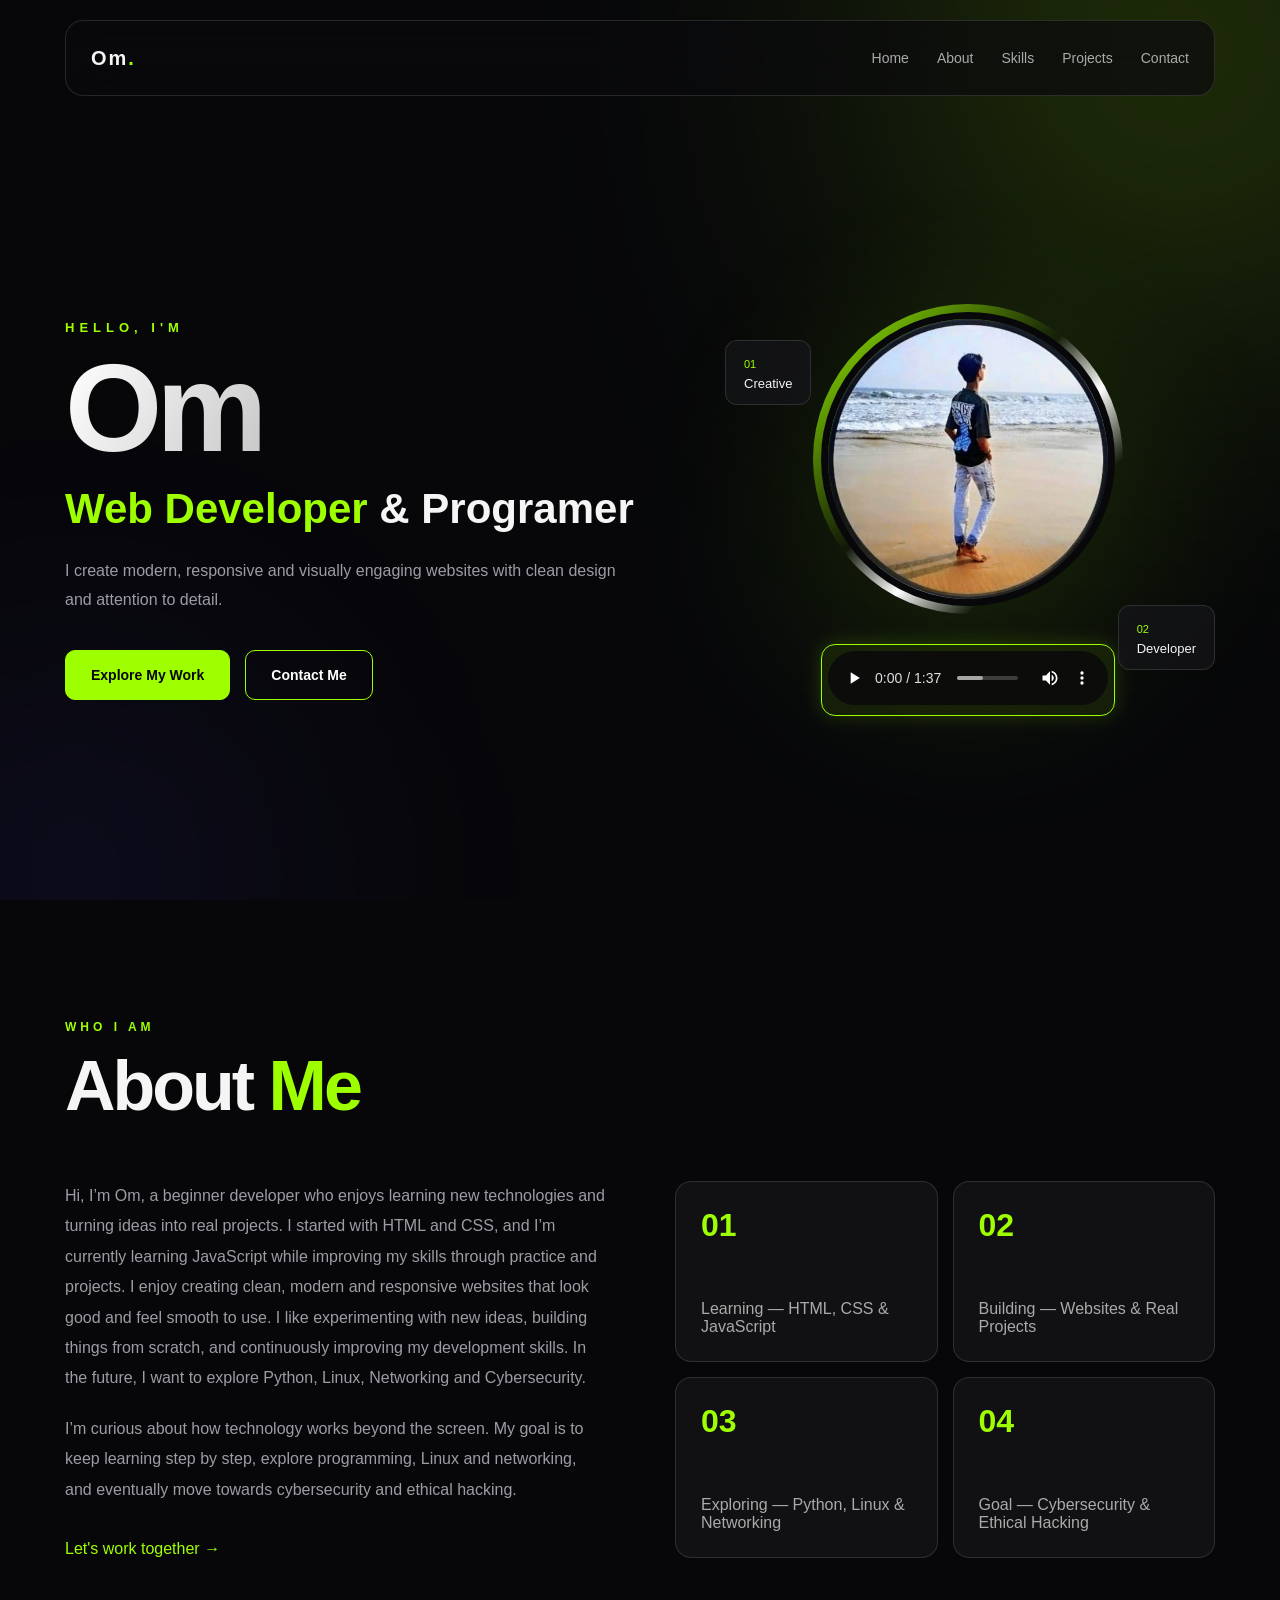
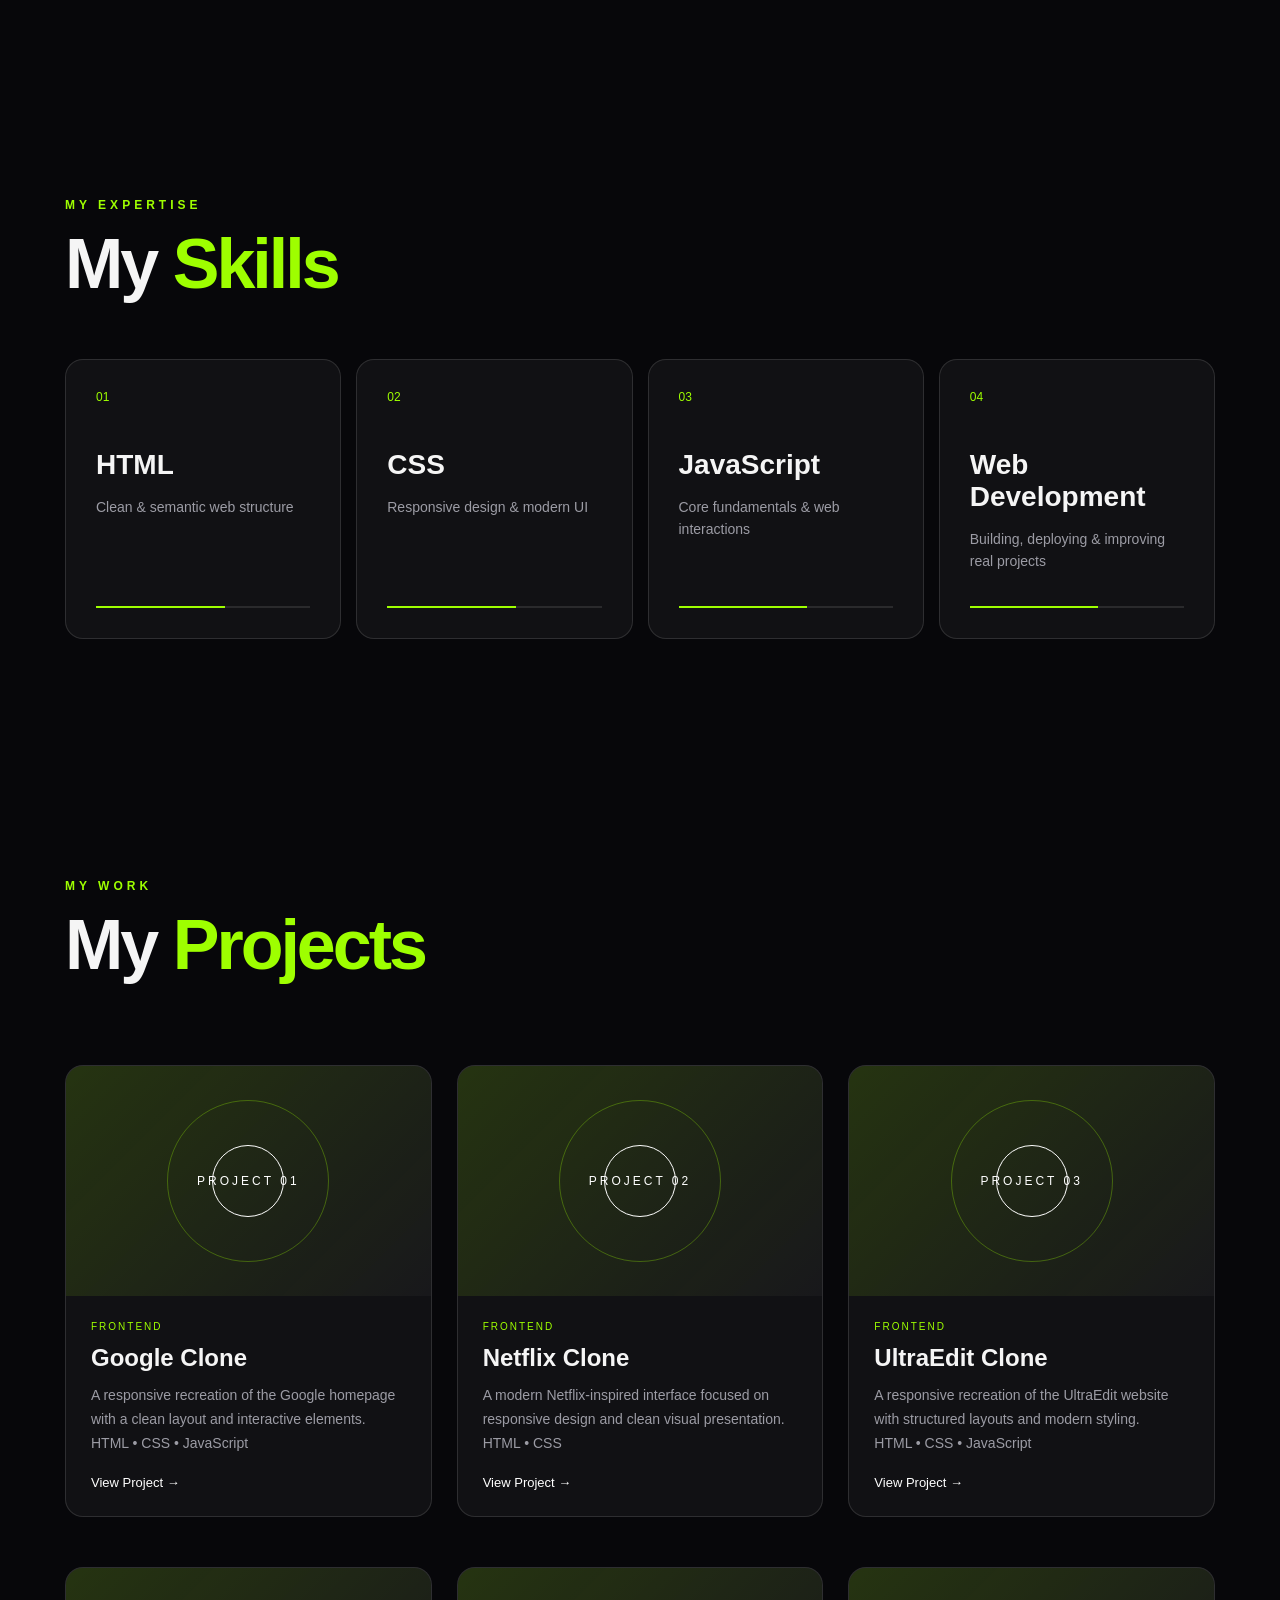
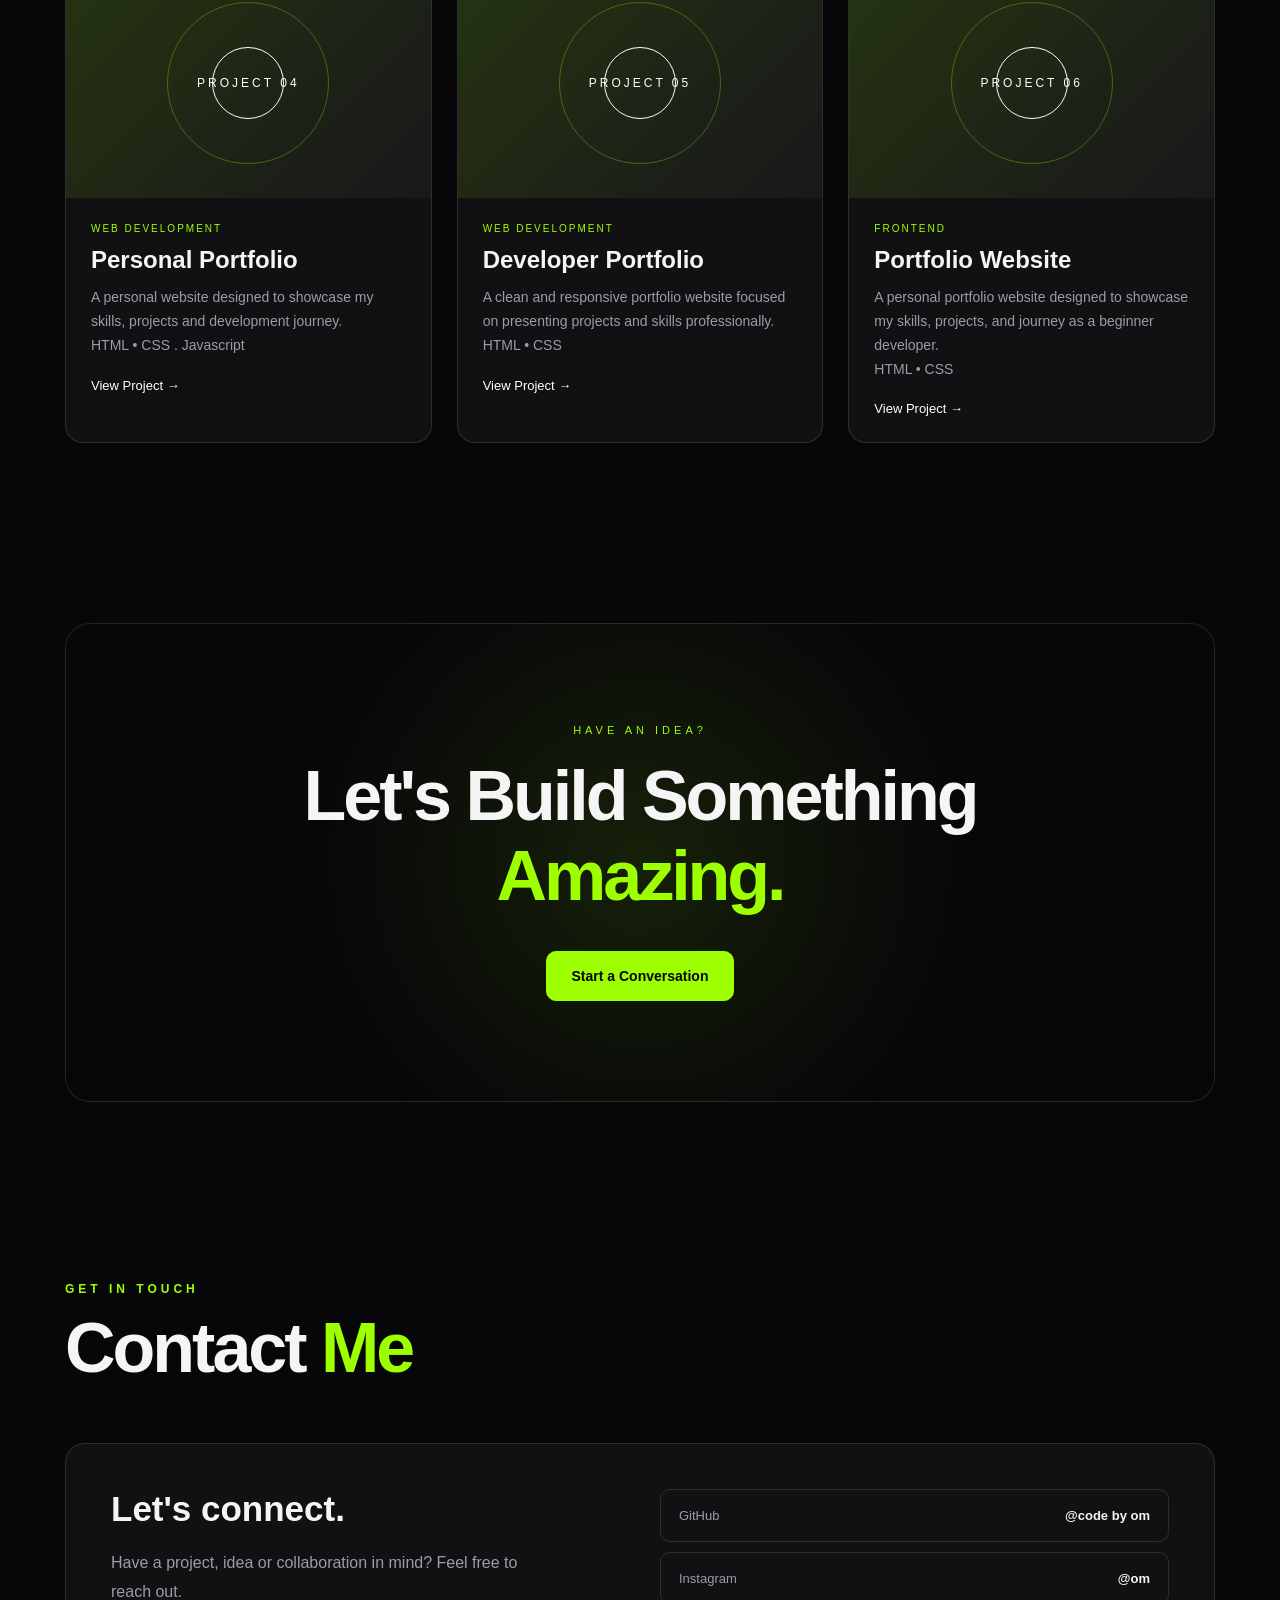
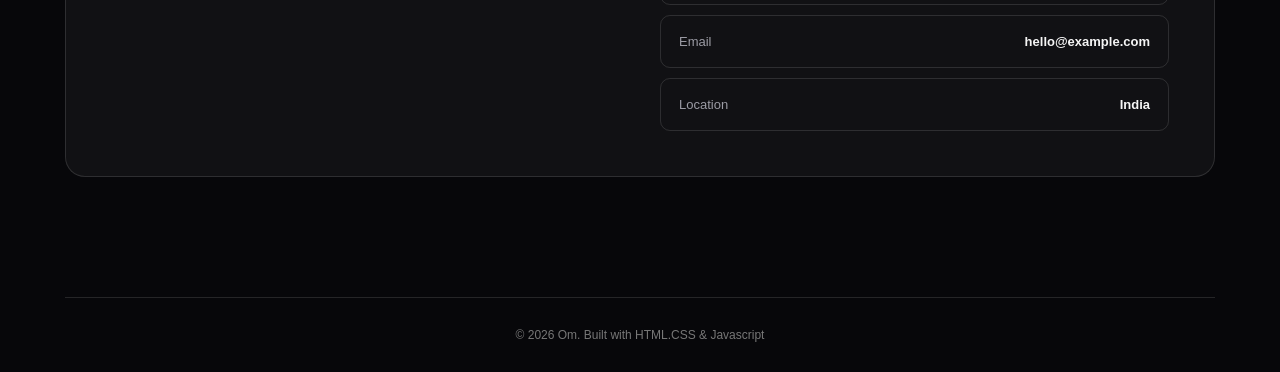
<file: My Personal Portfolio/index.html>
<!DOCTYPE html>
<html lang="en">

<head>
    <meta charset="UTF-8">
    <meta name="viewport" content="width=device-width, initial-scale=1.0">
    
    <title>Om | Developer Portfolio</title>
    
    <meta name="description" content="Om's personal portfolio website">
    
    <link rel="stylesheet" href="style.css">
</head>

<body>
    
    <!-- Animated Background -->
    <div class="background">
        <span></span>
        <span></span>
        <span></span>
        <span></span>
        <span></span>
    </div>
    
    
    <!-- Navigation -->
    <header class="navbar">
        
        <a href="#home" class="logo">
            Om<span>.</span>
        </a>
        
        <nav>
            <a href="#home">Home</a>
            <a href="#about">About</a>
            <a href="#skills">Skills</a>
            <a href="#projects">Projects</a>
            <a href="#contact">Contact</a>
        </nav>
        
    </header>
    
    
    <!-- Hero Section -->
    <main>
        
        <section class="hero" id="home">
            
            <div class="hero-content">
                
                <p class="small-text">
                    HELLO, I'M
                </p>
                
                <h1>
                    Om
                </h1>
                
                <h2>
                    <span>Web Developer</span>
                    & Programer
                </h2>
                
                <p class="hero-description">
                    I create modern, responsive and visually engaging
                    websites with clean design and attention to detail.
                </p>
                
                <div class="hero-buttons">
                    
                    <a href="#projects" class="btn primary-btn">
                        Explore My Work
                    </a>
                    
                    <a href="#contact" class="btn secondary-btn">
                        Contact Me
                    </a>
                    
                </div>
                
            </div>
            
            
            <!-- Profile -->
            <div class="profile-area">
                
                <div class="profile-glow"></div>
                
                <div class="profile-ring">
                    
                    <img src="Om.jpg" alt="">
                    
                </div>
                <div class="audio-player">
                    <audio controls loop>
                        <source src="Audio.mp3" type="audio/mpeg">
                    </audio>
                </div>
                
                <div class="floating-card card-one">
                    <span>01</span>
                    <p>Creative</p>
                </div>
                
                <div class="floating-card card-two">
                    <span>02</span>
                    <p>Developer</p>
                </div>
                
            </div>
            
        </section>
        
        
        <!-- About -->
        <section class="section about" id="about">
            
            <div class="section-heading">
                
                <p>WHO I AM</p>
                
                <h2>
                    About <span>Me</span>
                </h2>
                
            </div>
            
            <div class="about-grid">
                
                <div class="about-text">
                    
                    <p>
                        Hi, I’m Om, a beginner developer who enjoys learning new technologies and turning ideas into real projects. I started with HTML and CSS, and I’m currently learning JavaScript while improving my skills through practice and projects.
                        
                        I enjoy creating clean, modern and responsive websites that look good and feel smooth to use. I like experimenting with new ideas, building things from scratch, and continuously improving my development skills. In the future, I want to explore Python, Linux, Networking and Cybersecurity.
                    </p>
                    
                    <p>
                        I’m curious about how technology works beyond the screen. My goal is to keep learning step by step, explore programming, Linux and networking, and eventually move towards cybersecurity and ethical hacking.
                    </p>
                    
                    <a href="#contact" class="text-link">
                        Let's work together →
                    </a>
                    
                </div>
                
                
                <div class="about-stats">
                    
                    <div class="stat-box">
                        <strong>01</strong>
                        <span>Learning — HTML, CSS & JavaScript</span>
                    </div>
                    
                    <div class="stat-box">
                        <strong>02</strong>
                        <span>Building — Websites & Real Projects</span>
                    </div>
                    
                    <div class="stat-box">
                        <strong>03</strong>
                        <span>Exploring — Python, Linux & Networking</span>
                    </div>
                    
                    <div class="stat-box">
                        <strong>04</strong>
                        <span>Goal —
                            Cybersecurity & Ethical Hacking</span>
                    </div>
                    
                </div>
                
            </div>
            
        </section>
        
        
        <!-- Skills -->
        <section class="section skills" id="skills">
            
            <div class="section-heading">
                
                <p>MY EXPERTISE</p>
                
                <h2>
                    My <span>Skills</span>
                </h2>
                
            </div>
            
            
            <div class="skills-grid">
                
                <div class="skill-card">
                    
                    <div class="skill-number">
                        01
                    </div>
                    
                    <h3>HTML</h3>
                    
                    <p>
                        Clean & semantic web structure
                    </p>
                    
                    <div class="skill-line">
                        <span></span>
                    </div>
                    
                </div>
                
                
                <div class="skill-card">
                    
                    <div class="skill-number">
                        02
                    </div>
                    
                    <h3>CSS</h3>
                    
                    <p>
                        Responsive design & modern UI
                    </p>
                    
                    <div class="skill-line">
                        <span></span>
                    </div>
                    
                </div>
                
                
                <div class="skill-card">
                    
                    <div class="skill-number">
                        03
                    </div>
                    
                    <h3>JavaScript</h3>
                    
                    <p>
                        Core fundamentals & web interactions
                    </p>
                    
                    <div class="skill-line">
                        <span></span>
                    </div>
                    
                </div>
                
                
                <div class="skill-card">
                    
                    <div class="skill-number">
                        04
                    </div>
                    
                    <h3>Web Development</h3>
                    
                    <p>
                        Building, deploying & improving real projects
                    </p>
                    
                    <div class="skill-line">
                        <span></span>
                    </div>
                    
                </div>
                
            </div>
            
        </section>
        
        
        <!-- Projects -->
        <section class="section projects" id="projects">
            
            <div class="section-heading">
                
                <p>MY WORK</p>
                
                <h2>
                    My <span>Projects</span>
                </h2>
                
            </div>
            
            
            <div class="project-grid">
                
                <article class="project-card">
                    
                    <div class="project-image project-one">
                        <span>PROJECT 01</span>
                    </div>
                    
                    <div class="project-content">
                        
                        <p class="project-type">
                            FRONTEND
                        </p>
                        
                        <h3>
                            Google Clone
                        </h3>
                        
                        <p>
                            A responsive recreation of the Google homepage with a clean layout and interactive elements.
                        </p>
                        <p>HTML • CSS • JavaScript</p>
                        <a href="https://google-om.vercel.app/" class="project-link">
                            View Project →
                        </a>
                        
                    </div>
                    
                </article>
                
                
                <article class="project-card">
                    
                    <div class="project-image project-two">
                        <span>PROJECT 02</span>
                    </div>
                    
                    <div class="project-content">
                        
                        <p class="project-type">
                            FRONTEND
                        </p>
                        
                        <h3>
                            Netflix Clone
                        </h3>
                        
                        <p>
                            A modern Netflix-inspired interface focused on responsive design and clean visual presentation.
                        </p>
                        <p>HTML • CSS</p>
                        <a href="https://om-by-netflix-clone.vercel.app/" class="project-link">
                            View Project →
                        </a>
                        
                    </div>
                    
                </article>
                
                
                <article class="project-card">
                    
                    <div class="project-image project-three">
                        <span>PROJECT 03</span>
                    </div>
                    
                    <div class="project-content">
                        
                        <p class="project-type">
                            FRONTEND
                        </p>
                        
                        <h3>
                            UltraEdit Clone
                        </h3>
                        
                        <p>
                            A responsive recreation of the UltraEdit website with structured layouts and modern styling.
                        </p>
                        <p>HTML • CSS • JavaScript</p>
                        
                        <a href="https://ultra-edit-1.vercel.app/" class="project-link">
                            View Project →
                        </a>
                        
                    </div>
                    
                </article>
                <article class="project-card">
                    
                    <div class="project-image project-three">
                        <span>PROJECT 04</span>
                    </div>
                    
                    <div class="project-content">
                        
                        <p class="project-type">
                            WEB DEVELOPMENT
                        </p>
                        
                        <h3>
                            Personal Portfolio
                        </h3>
                        
                        <p>
                            A personal website designed to showcase my skills, projects and development journey.
                        </p>
                        <p>HTML • CSS . Javascript </p>
                        
                        <a href="#" class="project-link">
                            View Project →
                        </a>
                        
                    </div>
                    
                </article>
                <article class="project-card">
                    
                    <div class="project-image project-three">
                        <span>PROJECT 05</span>
                    </div>
                    
                    <div class="project-content">
                        
                        <p class="project-type">
                            WEB DEVELOPMENT
                        </p>
                        
                        <h3>
                            Developer Portfolio
                        </h3>
                        
                        <p>
                            A clean and responsive portfolio website focused on presenting projects and skills professionally.
                        </p>
                        <p>HTML • CSS</p>
                        
                        <a href="https://om-portfolio-1.vercel.app/" class="project-link">
                            View Project →
                        </a>
                        
                    </div>
                    
                </article>
                
                <article class="project-card">
                    
                    <div class="project-image project-three">
                        <span>PROJECT 06</span>
                    </div>
                    
                    <div class="project-content">
                        
                        <p class="project-type">
                            FRONTEND
                        </p>
                        
                        <h3>
                            
                            Portfolio Website
                        </h3>
                        
                        <p>
                            A personal portfolio website designed to showcase my skills, projects, and journey as a beginner developer.
                        </p>
                        <p>HTML • CSS </p>
                        
                        <a href="https://my-portfolio-fawn-iota-66.vercel.app/" class="project-link">
                            View Project →
                        </a>
                        
                    </div>
                    
                </article>
            </div>
            
        </section>
        
        
        <!-- CTA -->
        <section class="cta">
            
            <div class="cta-content">
                
                <p>HAVE AN IDEA?</p>
                
                <h2>
                    Let's Build Something
                    <span>Amazing.</span>
                </h2>
                
                <a href="#contact" class="btn primary-btn">
                    Start a Conversation
                </a>
                
            </div>
            
        </section>
        
        
        <!-- Contact -->
        <section class="section contact" id="contact">
            
            <div class="section-heading">
                
                <p>GET IN TOUCH</p>
                
                <h2>
                    Contact <span>Me</span>
                </h2>
                
            </div>
            
            
            <div class="contact-box">
                
                <div class="contact-info">
                    
                    <h3>
                        Let's connect.
                    </h3>
                    
                    <p>
                        Have a project, idea or collaboration
                        in mind? Feel free to reach out.
                    </p>
                    
                </div>
                
                
                <div class="contact-links">
                    
                    <a href="https://github.com/cody-by-om/My-Projects" class="contact-item">
                        <span>GitHub</span>
                        <strong>@code by om</strong>
                    </a>
                       <a href="https://www.instagram.com/code_by_om?igsi=MWplbHJ0aTRnMWFsYw==" class="contact-item">
                        <span>Instagram</span>
                        <strong>@om</strong>
                    </a>
                    
                    <a href="#" class="contact-item">
                        <span>Email</span>
                        <strong>hello@example.com</strong>
                    </a>
                    
                    <a href="#" class="contact-item">
                        <span>Location</span>
                        <strong>India</strong>
                    </a>
                    
                </div>
                
                
            </div>
            
        </section>
        
    </main>
    
    
    <!-- Footer -->
    <footer>
        
        <p>
            © 2026 Om. Built with HTML.CSS & Javascript 
        </p>
        
    </footer>
    <script>
        document.addEventListener("click", () => {
            document.querySelector("audio").play();
        }, { once: true });
    </script>
</body>

  </html>
</file>
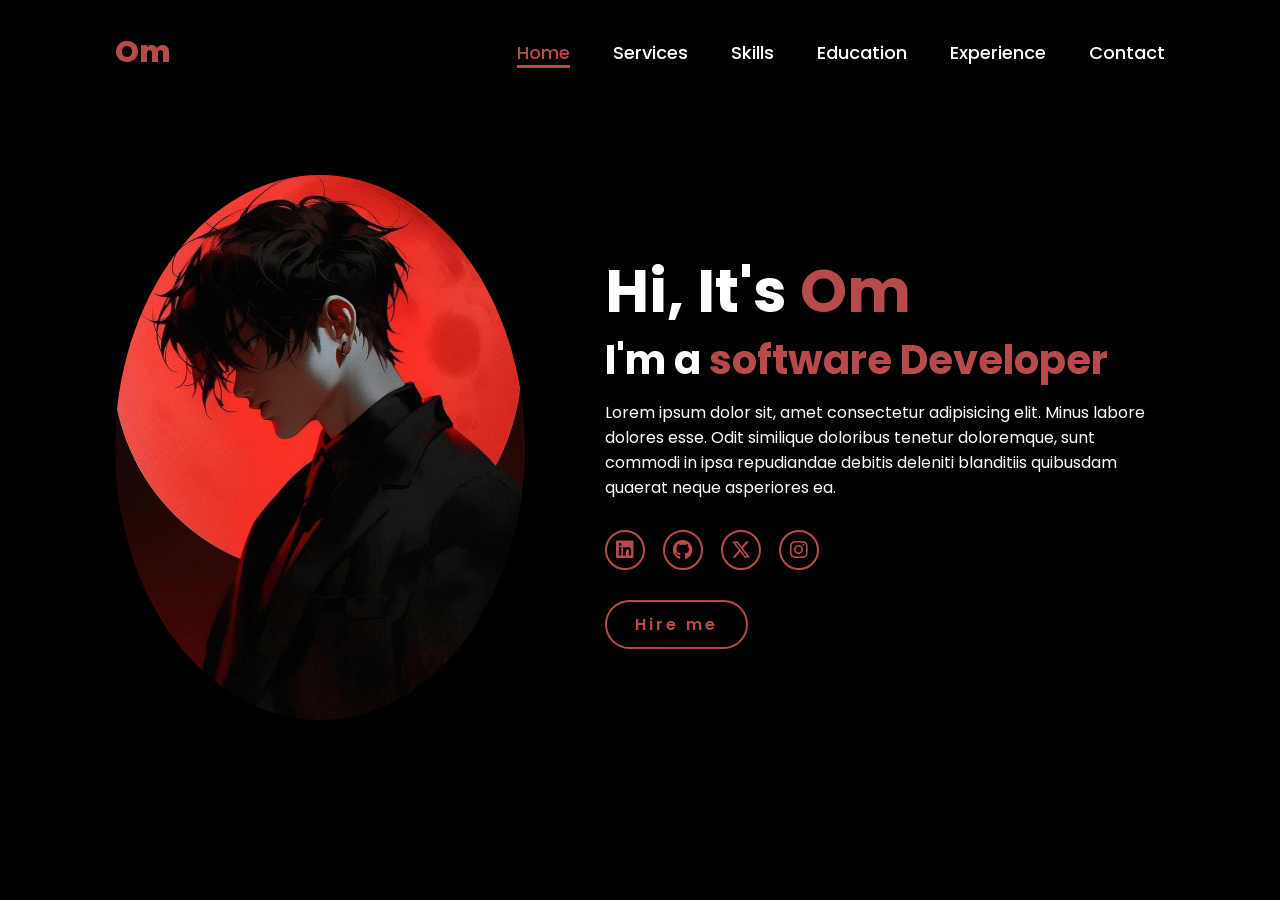
<file: My Portfolio/index.html>
<!DOCTYPE html>
<html lang="en">
    
<head>
    <meta charset="UTF-8">
    <meta name="viewport" content="width=device-width, initial-scale=1.0">
    <link rel="stylesheet" href="https://cdnjs.cloudflare.com/ajax/libs/font-awesome/6.5.2/css/all.min.css">
    <link rel="stylesheet" href="style.css">
    <title>Portfolio Website</title>
</head>
<body>
    <header>
        <a href="#" class="logo">Om</a>
        <nav>
            <a href="#" class="active"> Home</a>
            <a href="#" >Services</a>
            <a href="#" >Skills</a>
            <a href="#" >Education</a>
            <a href="#" >Experience</a>
            <a href="#" >Contact</a>
        </nav>
    </header>
    <section class="home">
        <div class="home-img">
            <img src="main.jpeg" alt="">
        </div>
        <div class="home-content">
            <h1>Hi, It's <span>Om</span></h1>
            <h3 class="typing-text">I'm a <span></span></h3>
            <p>Lorem ipsum dolor sit, amet consectetur adipisicing elit. Minus labore dolores esse. Odit similique doloribus tenetur doloremque, sunt commodi in ipsa repudiandae debitis deleniti blanditiis quibusdam quaerat neque asperiores ea.</p>
            <div class="social-icons">
                <a href="#" aria-label="LinkedIn" title="LinkedIn"><i class="fa-brands fa-linkedin" aria-hidden="true"></i></a>
                <a href="#" aria-label="GitHub" title="GitHub"><i class="fa-brands fa-github" aria-hidden="true"></i></a>
                <a href="#" aria-label="X (Twitter)" title="X (Twitter)"><i class="fa-brands fa-x-twitter" aria-hidden="true"></i></a>
                <a href="#" aria-label="Instagram" title="Instagram"><i class="fa-brands fa-instagram" aria-hidden="true"></i></a>
            </div>
            <a href="#" class="btn">Hire me</a>
        </div>
    </section>
</body>
</html>
</file>
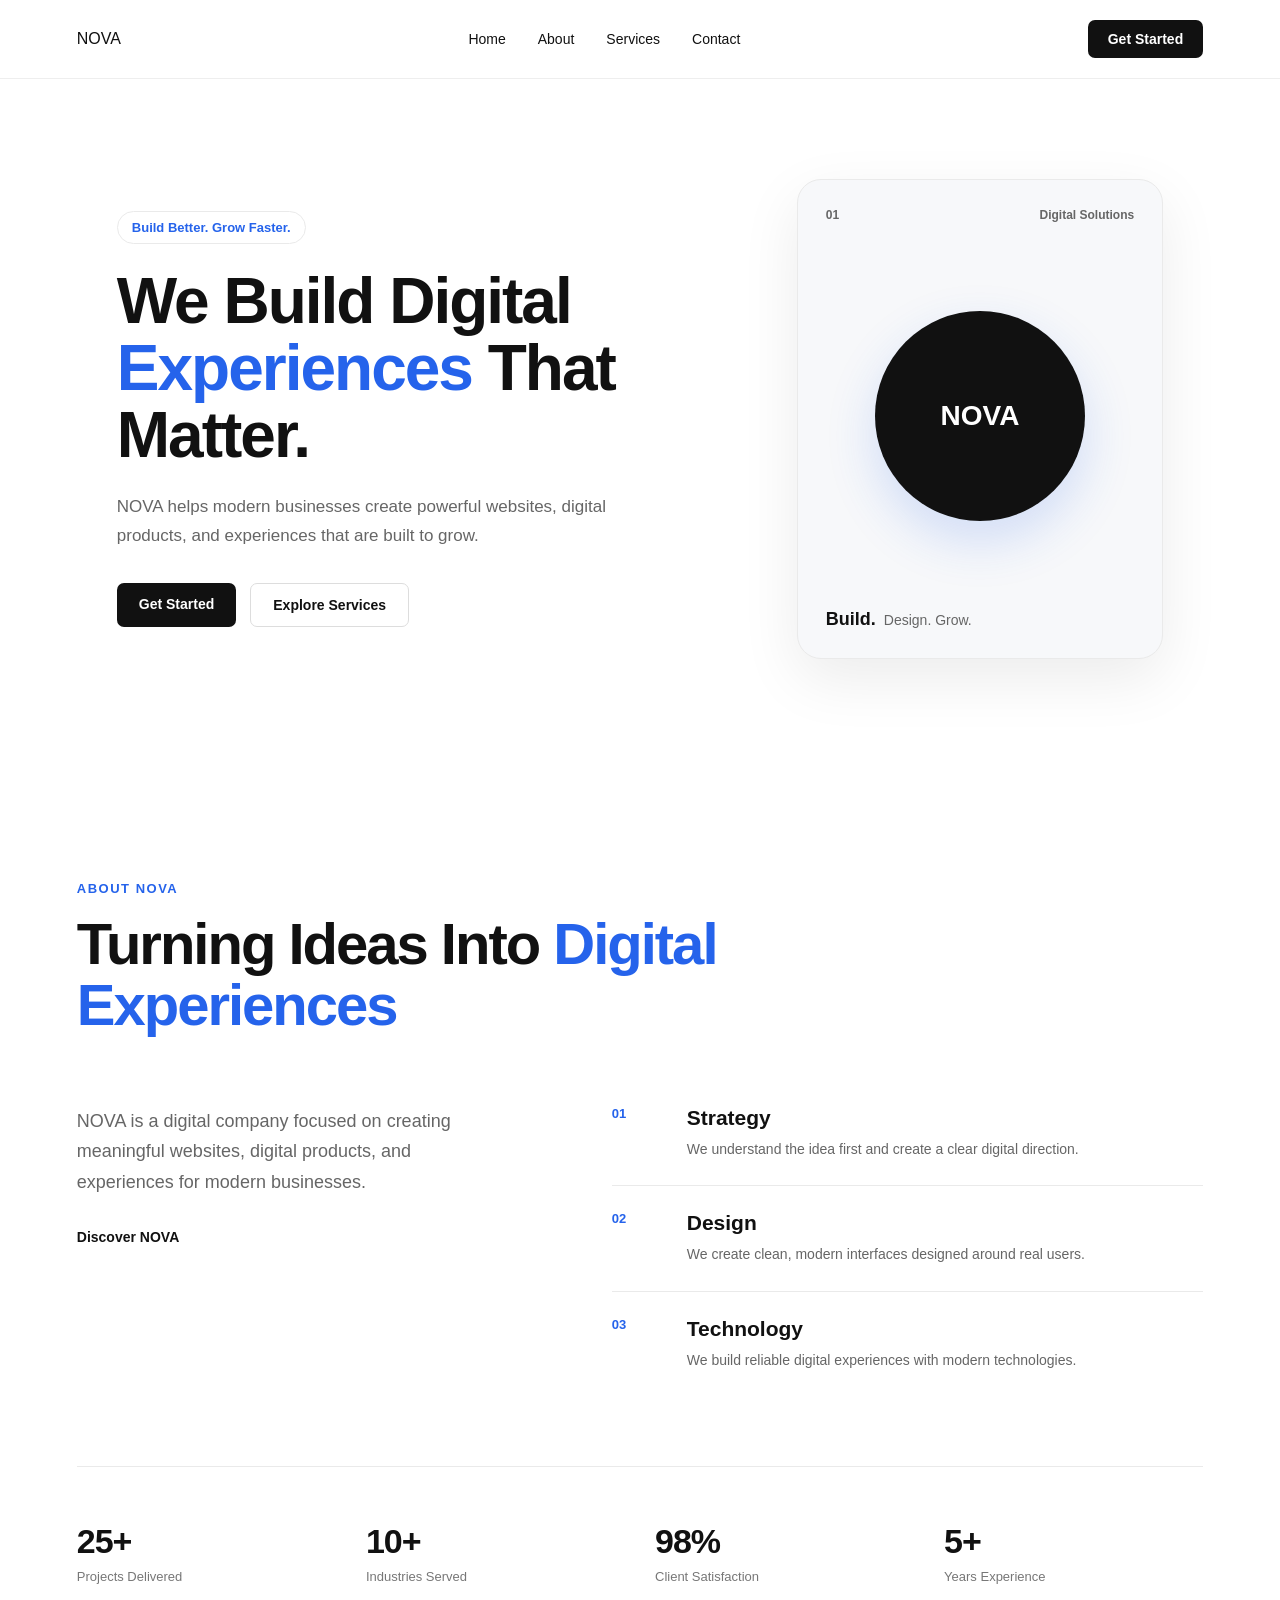
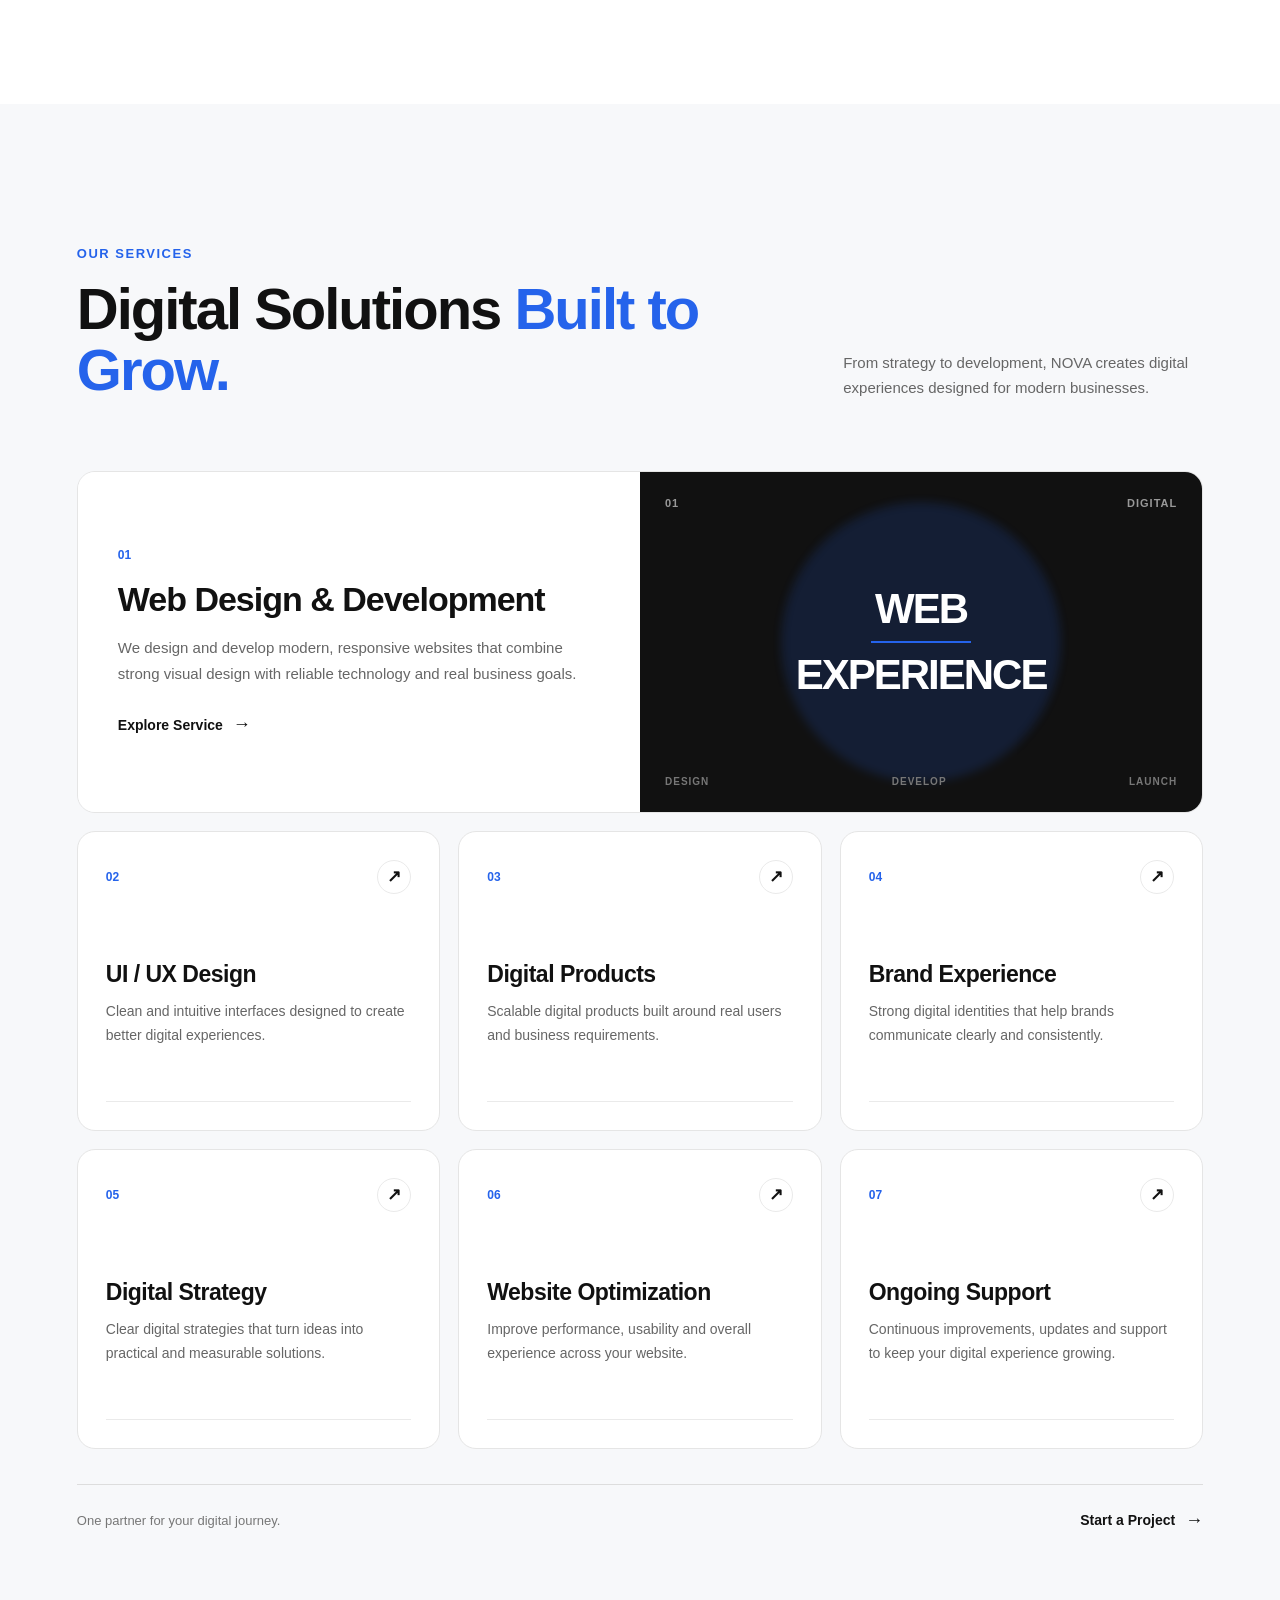
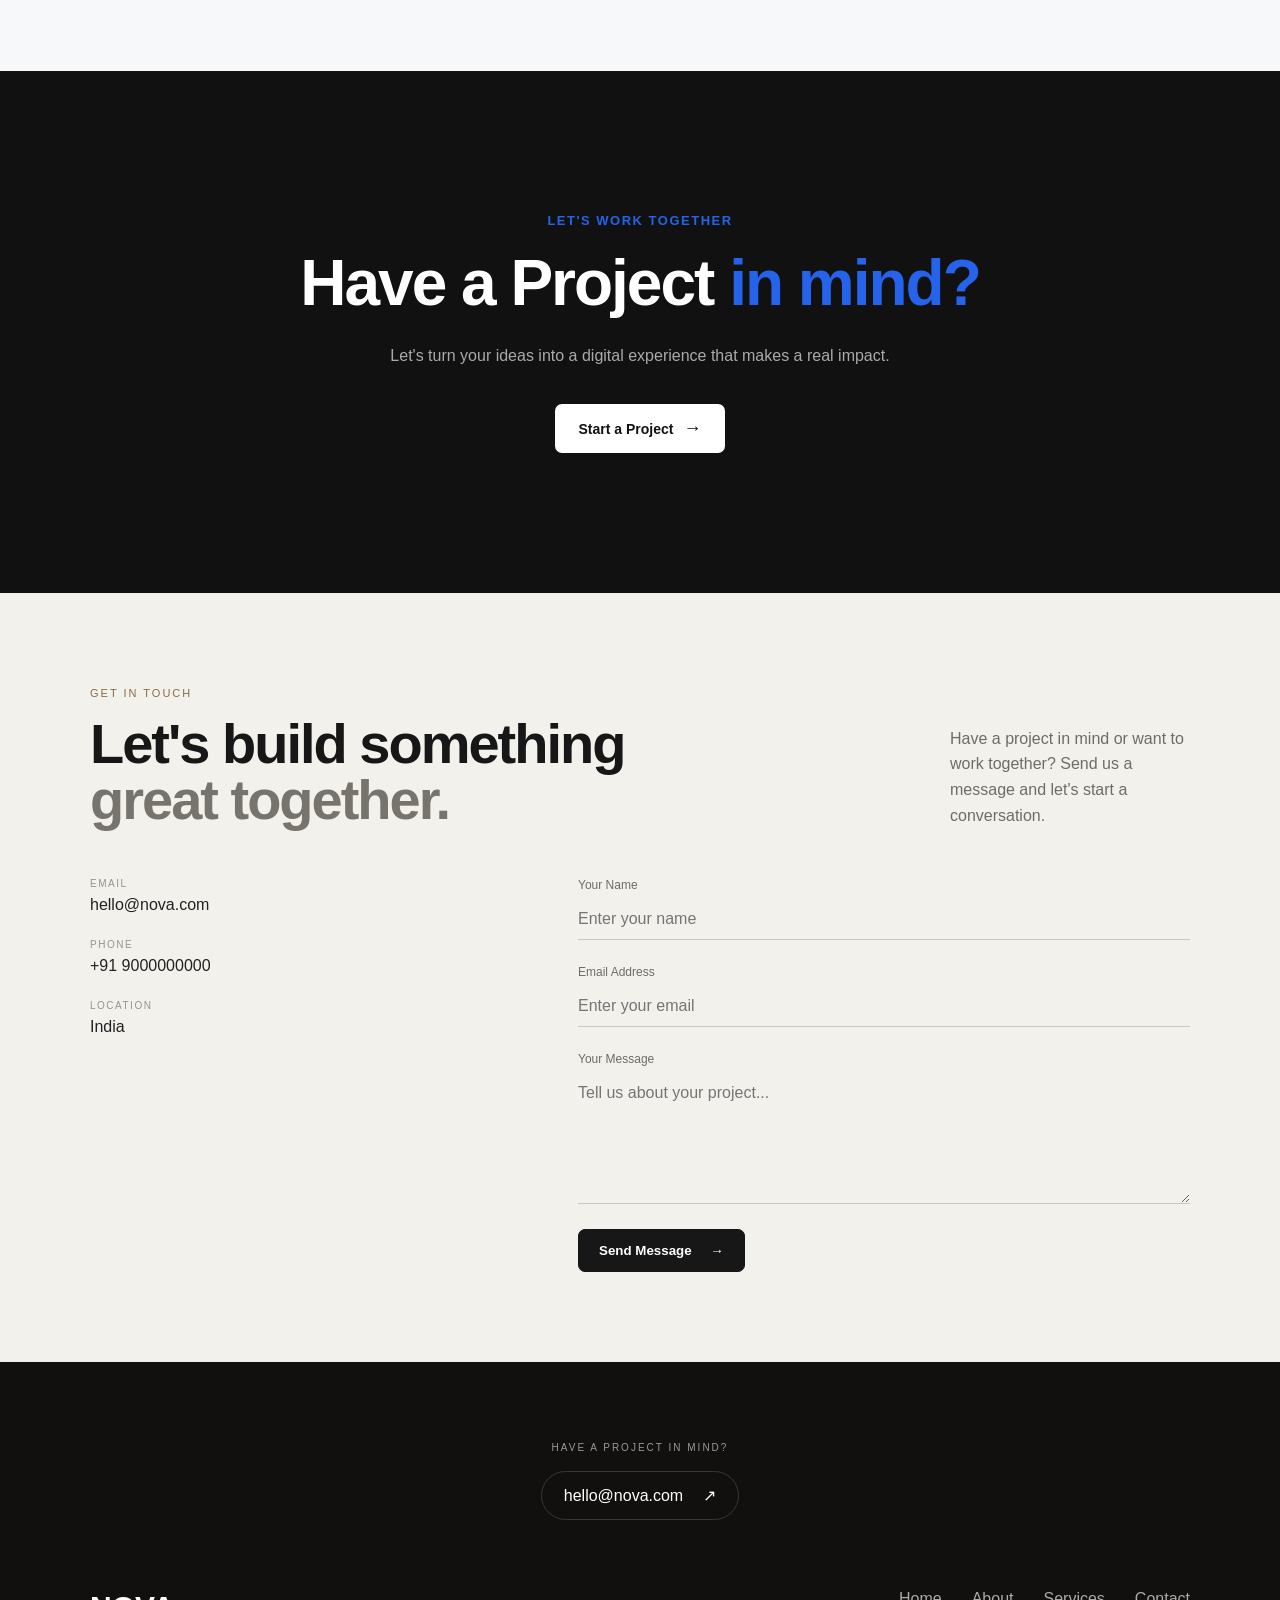
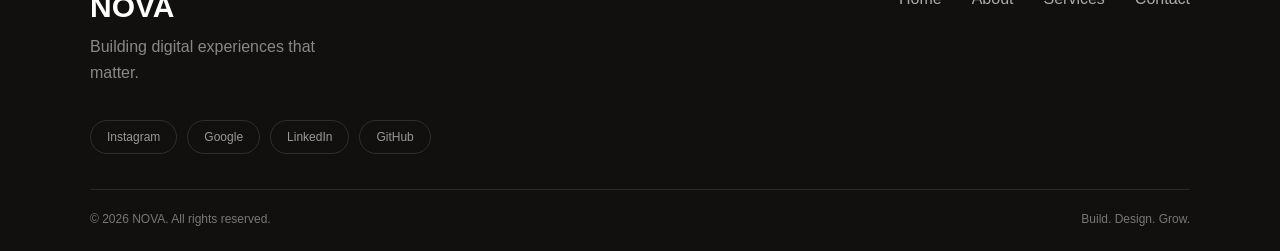
<file: Nova/index.html>
<!DOCTYPE html>
<html lang="en">

<head>
    <!-- Page setup -->

    <meta charset="UTF-8">
    <meta name="viewport" content="width=device-width, initial-scale=1.0">

    <title>NOVA</title>

    <link rel="stylesheet" href="style.css">
</head>

<body>

    <!-- Header -->

    <header class="header">

        <nav class="navbar">

            <div class="logo">
                NOVA
            </div>

            <ul class="nav-links">

                <li>
                    <a href="#home">Home</a>
                </li>

                <li>
                    <a href="#about">About</a>
                </li>

                <li>
                    <a href="#services">Services</a>
                </li>

                <li>
                    <a href="#contact">Contact</a>
                </li>

            </ul>

            <a href="#contact" class="btn">
                Get Started
            </a>

        </nav>

    </header>


    <!-- Main content -->

    <main>

        <!-- Hero Section -->

        <section class="hero" id="home">

            <!-- Hero Content -->

            <div class="hero-content">

                <span class="hero-badge">
                    Build Better. Grow Faster.
                </span>

                <h1>
                    We Build Digital
                    <span>Experiences</span>
                    That Matter.
                </h1>

                <p>
                    NOVA helps modern businesses create powerful websites,
                    digital products, and experiences that are built to grow.
                </p>

                <div class="hero-buttons">

                    <a href="#contact" class="hero-btn primary-btn">
                        Get Started
                    </a>

                    <a href="#services" class="hero-btn secondary-btn">
                        Explore Services
                    </a>

                </div>

            </div>


            <!-- Hero Visual -->

            <div class="hero-visual">

                <div class="visual-card">

                    <div class="visual-top">

                        <span>
                            01
                        </span>

                        <span>
                            Digital Solutions
                        </span>

                    </div>

                    <div class="visual-circle">
                        NOVA
                    </div>

                    <div class="visual-bottom">

                        <strong>
                            Build.
                        </strong>

                        <span>
                            Design. Grow.
                        </span>

                    </div>

                </div>

            </div>

        </section>


        <!-- About Section -->

        <section class="about" id="about">

            <div class="about-container">

                <!-- About Header -->

                <div class="about-header">

                    <span class="about-label">
                        ABOUT NOVA
                    </span>

                    <h2>
                        Turning Ideas Into
                        <span>Digital Experiences</span>
                    </h2>

                </div>


                <!-- About Main -->

                <div class="about-main">

                    <!-- About Intro -->

                    <div class="about-intro">

                        <p>
                            NOVA is a digital company focused on creating
                            meaningful websites, digital products, and
                            experiences for modern businesses.
                        </p>

                        <a href="#about" class="about-link">
                            Discover NOVA
                        </a>

                    </div>


                    <!-- About Features -->

                    <div class="about-features">

                        <div class="about-feature">

                            <span class="feature-number">
                                01
                            </span>

                            <div>

                                <h3>
                                    Strategy
                                </h3>

                                <p>
                                    We understand the idea first and create
                                    a clear digital direction.
                                </p>

                            </div>

                        </div>


                        <div class="about-feature">

                            <span class="feature-number">
                                02
                            </span>

                            <div>

                                <h3>
                                    Design
                                </h3>

                                <p>
                                    We create clean, modern interfaces
                                    designed around real users.
                                </p>

                            </div>

                        </div>


                        <div class="about-feature">

                            <span class="feature-number">
                                03
                            </span>

                            <div>

                                <h3>
                                    Technology
                                </h3>

                                <p>
                                    We build reliable digital experiences
                                    with modern technologies.
                                </p>

                            </div>

                        </div>

                    </div>

                </div>


                <!-- About Stats -->

                <div class="about-stats">

                    <div class="about-stat">

                        <strong>
                            25+
                        </strong>

                        <span>
                            Projects Delivered
                        </span>

                    </div>


                    <div class="about-stat">

                        <strong>
                            10+
                        </strong>

                        <span>
                            Industries Served
                        </span>

                    </div>


                    <div class="about-stat">

                        <strong>
                            98%
                        </strong>

                        <span>
                            Client Satisfaction
                        </span>

                    </div>


                    <div class="about-stat">

                        <strong>
                            5+
                        </strong>

                        <span>
                            Years Experience
                        </span>

                    </div>

                </div>

            </div>

        </section>


        <!-- Services Section -->

        <section class="services" id="services">

            <div class="services-container">

                <!-- Services Header -->

                <div class="services-header">

                    <div>

                        <span class="services-label">
                            OUR SERVICES
                        </span>

                        <h2>
                            Digital Solutions
                            <span>Built to Grow.</span>
                        </h2>

                    </div>

                    <p class="services-intro">
                        From strategy to development, NOVA creates
                        digital experiences designed for modern businesses.
                    </p>

                </div>


                <!-- Featured Service -->

                <div class="featured-service">

                    <div class="featured-service-content">

                        <span class="service-number">
                            01
                        </span>

                        <h3>
                            Web Design & Development
                        </h3>

                        <p>
                            We design and develop modern, responsive websites
                            that combine strong visual design with reliable
                            technology and real business goals.
                        </p>

                        <a href="#services" class="service-link">
                            Explore Service
                            <span>→</span>
                        </a>

                    </div>


                    <!-- Featured Service Visual -->

                    <div class="featured-service-visual">

                        <div class="service-visual-top">

                            <span>
                                01
                            </span>

                            <span>
                                DIGITAL
                            </span>

                        </div>

                        <div class="service-visual-center">

                            <span class="visual-word">
                                WEB
                            </span>

                            <span class="visual-line"></span>

                            <span class="visual-word">
                                EXPERIENCE
                            </span>

                        </div>

                        <div class="service-visual-bottom">

                            <span>
                                DESIGN
                            </span>

                            <span>
                                DEVELOP
                            </span>

                            <span>
                                LAUNCH
                            </span>

                        </div>

                    </div>

                </div>


                <!-- Services Grid -->

                <div class="services-grid">

                    <div class="service-card">

                        <div class="service-card-top">

                            <span>
                                02
                            </span>

                            <span class="service-arrow">
                                ↗
                            </span>

                        </div>

                        <div class="service-card-content">

                            <h3>
                                UI / UX Design
                            </h3>

                            <p>
                                Clean and intuitive interfaces designed
                                to create better digital experiences.
                            </p>

                        </div>

                        <div class="service-card-line"></div>

                    </div>


                    <div class="service-card">

                        <div class="service-card-top">

                            <span>
                                03
                            </span>

                            <span class="service-arrow">
                                ↗
                            </span>

                        </div>

                        <div class="service-card-content">

                            <h3>
                                Digital Products
                            </h3>

                            <p>
                                Scalable digital products built around
                                real users and business requirements.
                            </p>

                        </div>

                        <div class="service-card-line"></div>

                    </div>


                    <div class="service-card">

                        <div class="service-card-top">

                            <span>
                                04
                            </span>

                            <span class="service-arrow">
                                ↗
                            </span>

                        </div>

                        <div class="service-card-content">

                            <h3>
                                Brand Experience
                            </h3>

                            <p>
                                Strong digital identities that help brands
                                communicate clearly and consistently.
                            </p>

                        </div>

                        <div class="service-card-line"></div>

                    </div>


                    <div class="service-card">

                        <div class="service-card-top">

                            <span>
                                05
                            </span>

                            <span class="service-arrow">
                                ↗
                            </span>

                        </div>

                        <div class="service-card-content">

                            <h3>
                                Digital Strategy
                            </h3>

                            <p>
                                Clear digital strategies that turn ideas
                                into practical and measurable solutions.
                            </p>

                        </div>

                        <div class="service-card-line"></div>

                    </div>


                    <div class="service-card">

                        <div class="service-card-top">

                            <span>
                                06
                            </span>

                            <span class="service-arrow">
                                ↗
                            </span>

                        </div>

                        <div class="service-card-content">

                            <h3>
                                Website Optimization
                            </h3>

                            <p>
                                Improve performance, usability and overall
                                experience across your website.
                            </p>

                        </div>

                        <div class="service-card-line"></div>

                    </div>


                    <div class="service-card">

                        <div class="service-card-top">

                            <span>
                                07
                            </span>

                            <span class="service-arrow">
                                ↗
                            </span>

                        </div>

                        <div class="service-card-content">

                            <h3>
                                Ongoing Support
                            </h3>

                            <p>
                                Continuous improvements, updates and support
                                to keep your digital experience growing.
                            </p>

                        </div>

                        <div class="service-card-line"></div>

                    </div>

                </div>


                <!-- Services Bottom -->

                <div class="services-bottom">

                    <span>
                        One partner for your digital journey.
                    </span>

                    <a href="#contact" class="services-bottom-link">
                        Start a Project
                        <span>→</span>
                    </a>

                </div>

            </div>

        </section>


        <!-- CTA Section -->

        <section class="cta">

            <div class="cta-container">

                <span class="cta-label">
                    LET'S WORK TOGETHER
                </span>

                <h2>
                    Have a Project
                    <span>in mind?</span>
                </h2>

                <p>
                    Let's turn your ideas into a digital experience
                    that makes a real impact.
                </p>

                <a href="#contact" class="cta-btn">
                    Start a Project
                    <span>→</span>
                </a>

            </div>

        </section>


        <!-- Contact Section -->

        <section class="contact" id="contact">

            <div class="contact-container">

                <div class="contact-header">

                    <div>

                        <span class="contact-label">
                            GET IN TOUCH
                        </span>

                        <h2>
                            Let's build something
                            <span>great together.</span>
                        </h2>

                    </div>

                    <p class="contact-intro">
                        Have a project in mind or want to work together?
                        Send us a message and let's start a conversation.
                    </p>

                </div>


                <!-- Contact Main -->

                <div class="contact-main">

                    <div class="contact-info">

                        <div class="contact-item">

                            <span class="contact-item-label">
                                EMAIL
                            </span>

                            <a href="mailto:hello@nova.com">
                                hello@nova.com
                            </a>

                        </div>


                        <div class="contact-item">

                            <span class="contact-item-label">
                                PHONE
                            </span>

                            <a href="tel:+919000000000">
                                +91 9000000000
                            </a>

                        </div>


                        <div class="contact-item">

                            <span class="contact-item-label">
                                LOCATION
                            </span>

                            <p>
                                India
                            </p>

                        </div>

                    </div>


                    <!-- Contact Form -->

                    <form class="contact-form">

                        <div class="form-group">

                            <label for="name">
                                Your Name
                            </label>

                            <input
                                type="text"
                                id="name"
                                name="name"
                                placeholder="Enter your name"
                            >

                        </div>


                        <div class="form-group">

                            <label for="email">
                                Email Address
                            </label>

                            <input
                                type="email"
                                id="email"
                                name="email"
                                placeholder="Enter your email"
                            >

                        </div>


                        <div class="form-group">

                            <label for="message">
                                Your Message
                            </label>

                            <textarea
                                id="message"
                                name="message"
                                rows="6"
                                placeholder="Tell us about your project..."
                            ></textarea>

                        </div>


                        <button type="submit" class="contact-btn">

                            Send Message

                            <span>
                                →
                            </span>

                        </button>

                    </form>

                </div>

            </div>

        </section>

    </main>


    <!-- Footer -->

<footer class="footer">

    <div class="footer-container">

        <div class="footer-top">

            <span class="footer-label">
                HAVE A PROJECT IN MIND?
            </span>

            <a href="mailto:hello@nova.com" class="footer-email">
                hello@nova.com
                <span>↗</span>
            </a>

        </div>

        <div class="footer-main">

            <div class="footer-brand">

                <h2>NOVA</h2>

                <p>
                    Building digital experiences
                    that matter.
                </p>

            </div>

            <div class="footer-links">

                <a href="#home">Home</a>
                <a href="#about">About</a>
                <a href="#services">Services</a>
                <a href="#contact">Contact</a>

            </div>

        </div>

        <div class="footer-socials">

            <a href="#" class="social-link">Instagram</a>
            <a href="#" class="social-link">Google</a>
            <a href="#" class="social-link">LinkedIn</a>
            <a href="#" class="social-link">GitHub</a>

        </div>

        <div class="footer-bottom">

            <span>
                © 2026 NOVA. All rights reserved.
            </span>

            <span>
                Build. Design. Grow.
            </span>

        </div>

    </div>

</footer>

</body>

</html>
</file>
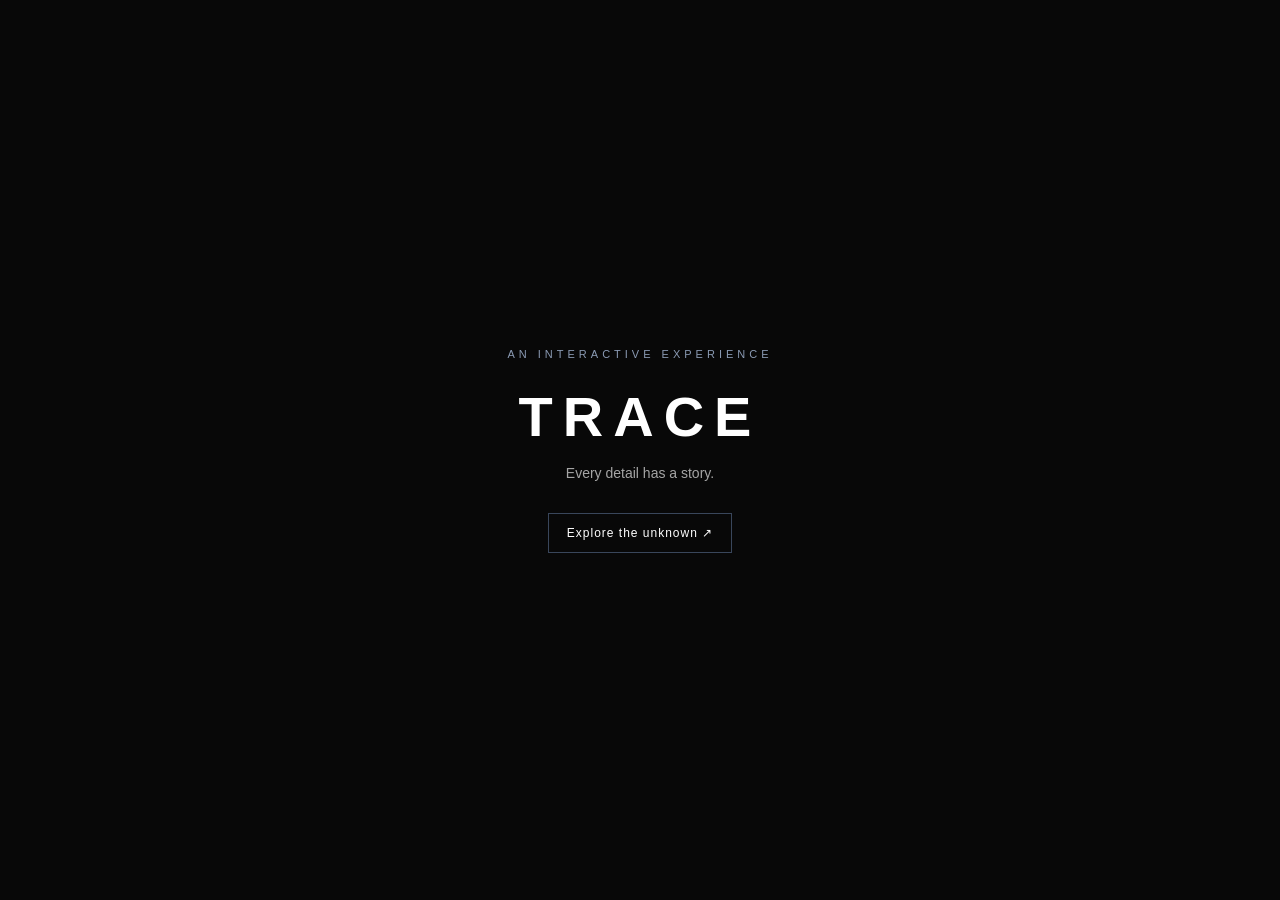
<file: TRACE/index.html>
<!DOCTYPE html>
<html>

<head>
  <meta charset="UTF-8">
  <meta name="viewport" content="width=device-width, initial-scale=1">
  <title>TRACE</title>
  <link rel="stylesheet" href="style.css">
</head>

<body>
  
  <main class="trace-container">
    <p class="trace-label">AN INTERACTIVE EXPERIENCE</p>
    <h1>TRACE</h1>
    
    <p class="trace-description">
      Every detail has a story.
    </p>
    
    <button class="trace-button">
      Explore the unknown ↗
    </button>
    
    <p class="trace-message" id="traceMessage" hidden>
      You found the first clue.
    </p>
  </main>
  
  <script src="script.js"></script>
</body>


</html>
</file>
<file: My Personal Portfolio/style.css>
/* =========================================
   RESET
========================================= */

* {
    margin: 0;
    padding: 0;
    box-sizing: border-box;
}

html {
    scroll-behavior: smooth;
}

body {
    min-height: 100vh;
    background: #07070a;
    color: #f5f5f5;
    font-family: Arial, Helvetica, sans-serif;
    overflow-x: hidden;
}

a {
    color: inherit;
    text-decoration: none;
}


/* =========================================
   VARIABLES
========================================= */

:root {
    --bg: #07070a;
    --card: rgba(255, 255, 255, 0.045);
    --border: rgba(255, 255, 255, 0.12);
    --text: #f5f5f5;
    --muted: #9c9ca5;
    --accent: #9eff00;
    --accent-soft: rgba(158, 255, 0, 0.18);
}


/* =========================================
   ANIMATED BACKGROUND
========================================= */

.background {
    position: fixed;
    inset: 0;
    z-index: -2;
    overflow: hidden;
    pointer-events: none;
}

.background::before {
    content: "";
    position: absolute;
    width: 600px;
    height: 600px;
    border-radius: 50%;
    background: var(--accent-soft);
    filter: blur(150px);
    top: -250px;
    right: -200px;
    animation: moveGlow 8s ease-in-out infinite alternate;
}

.background::after {
    content: "";
    position: absolute;
    width: 450px;
    height: 450px;
    border-radius: 50%;
    background: rgba(90, 80, 255, 0.08);
    filter: blur(130px);
    bottom: -200px;
    left: -150px;
    animation: moveGlow 10s ease-in-out infinite alternate-reverse;
}

@keyframes moveGlow {
    from {
        transform: translate(0, 0) scale(1);
    }

    to {
        transform: translate(80px, 50px) scale(1.2);
    }
}


/* =========================================
   NAVBAR
========================================= */

.navbar {
    position: fixed;
    top: 0;
    left: 50%;
    transform: translateX(-50%);
    width: min(1150px, calc(100% - 40px));
    height: 76px;
    margin-top: 20px;
    padding: 0 25px;

    display: flex;
    align-items: center;
    justify-content: space-between;

    background: rgba(10, 10, 13, 0.7);
    backdrop-filter: blur(20px);

    border: 1px solid var(--border);
    border-radius: 18px;

    z-index: 100;
}

.logo {
    font-size: 20px;
    font-weight: 800;
    letter-spacing: 2px;
}

.logo span {
    color: var(--accent);
}

.navbar nav {
    display: flex;
    gap: 28px;
}

.navbar nav a {
    position: relative;
    color: #aaa;
    font-size: 14px;
    transition: 0.3s ease;
}

.navbar nav a::after {
    content: "";
    position: absolute;
    width: 0;
    height: 2px;
    bottom: -7px;
    left: 50%;
    background: var(--accent);
    transform: translateX(-50%);
    transition: 0.3s;
}

.navbar nav a:hover {
    color: white;
}

.navbar nav a:hover::after {
    width: 100%;
}


/* =========================================
   HERO
========================================= */

.hero {
    min-height: 100vh;
    width: min(1150px, calc(100% - 40px));
    margin: auto;

    display: grid;
    grid-template-columns: 1.1fr 0.9fr;
    align-items: center;
    gap: 50px;

    padding-top: 120px;
}

.small-text {
    color: var(--accent);
    font-size: 13px;
    font-weight: bold;
    letter-spacing: 5px;
    margin-bottom: 20px;

    animation: fadeUp 0.8s ease forwards;
}

.hero h1 {
    font-size: clamp(65px, 10vw, 125px);
    line-height: 0.85;
    letter-spacing: -6px;

    background: linear-gradient(
        120deg,
        #fff,
        #777,
        #fff
    );

    background-size: 200%;

    -webkit-background-clip: text;
    -webkit-text-fill-color: transparent;

    animation:
        fadeUp 0.9s ease forwards,
        shine 5s linear infinite;
}

@keyframes shine {
    to {
        background-position: 200%;
    }
}

.hero h2 {
    margin-top: 25px;
    font-size: clamp(25px, 4vw, 42px);
    line-height: 1.1;
}

.hero h2 span {
    color: var(--accent);
}

.hero-description {
    max-width: 570px;
    margin-top: 25px;
    color: var(--muted);
    line-height: 1.8;
    font-size: 16px;
}

.hero-buttons {
    display: flex;
    flex-wrap: wrap;
    gap: 15px;
    margin-top: 35px;
}


/* =========================================
   BUTTONS
========================================= */

.btn {
    position: relative;
    display: inline-flex;
    align-items: center;
    justify-content: center;

    min-height: 50px;
    padding: 0 25px;

    border: 1px solid var(--accent);
    border-radius: 10px;

    font-size: 14px;
    font-weight: bold;

    overflow: hidden;
    transition: 0.35s ease;
}

.primary-btn {
    color: #050505;
    background: var(--accent);
}

.secondary-btn {
    color: white;
    background: transparent;
}

.btn:hover {
    transform: translateY(-5px);
    box-shadow: 0 15px 35px rgba(158, 255, 0, 0.15);
}

.secondary-btn:hover {
    background: var(--accent);
    color: #050505;
}


/* =========================================
   PROFILE
========================================= */

.profile-area {
    position: relative;
    display: flex;
    justify-content: center;
    align-items: center;
    min-height: 500px;
}

.profile-glow {
    position: absolute;
    width: 330px;
    height: 330px;

    border-radius: 50%;
    background: var(--accent);

    filter: blur(100px);
    opacity: 0.13;

    animation: pulse 4s ease-in-out infinite;
}

@keyframes pulse {
    50% {
        transform: scale(1.25);
        opacity: 0.2;
    }
}

.profile-ring {
    position: relative;

    width: 310px;
    height: 310px;

    padding: 8px;

    border-radius: 50%;

    background: linear-gradient(
        135deg,
        var(--accent),
        transparent 45%,
        #ffffff,
        transparent 75%
    );

    animation: rotateRing 7s linear infinite;
}

@keyframes rotateRing {
    to {
        transform: rotate(360deg);
    }
}

.profile-ring img {
    width: 100%;
    height: 100%;

    object-fit: cover;

    border-radius: 50%;

    border: 7px solid #08080b;

    animation: rotateImage 7s linear infinite reverse;
}

@keyframes rotateImage {
    to {
        transform: rotate(-360deg);
    }
}


/* Floating cards */

.floating-card {
    position: absolute;

    padding: 13px 18px;

    background: rgba(20, 20, 24, 0.8);
    backdrop-filter: blur(15px);

    border: 1px solid var(--border);
    border-radius: 12px;

    animation: floating 4s ease-in-out infinite;
}

.floating-card span {
    color: var(--accent);
    font-size: 11px;
}

.floating-card p {
    margin-top: 4px;
    font-size: 13px;
}

.card-one {
    top: 80px;
    left: 5px;
}

.card-two {
    right: 0;
    bottom: 90px;
    animation-delay: 1.5s;
}

@keyframes floating {
    50% {
        transform: translateY(-15px);
    }
}


/* =========================================
   SECTIONS
========================================= */

.section {
    width: min(1150px, calc(100% - 40px));
    margin: auto;
    padding: 120px 0;
}

.section-heading {
    margin-bottom: 55px;
}

.section-heading p {
    color: var(--accent);
    font-size: 12px;
    font-weight: bold;
    letter-spacing: 4px;
    margin-bottom: 12px;
}

.section-heading h2 {
    font-size: clamp(40px, 6vw, 70px);
    letter-spacing: -3px;
}

.section-heading h2 span {
    color: var(--accent);
}


/* =========================================
   ABOUT
========================================= */

.about-grid {
    display: grid;
    grid-template-columns: 1fr 1fr;
    gap: 70px;
}

.about-text p {
    color: var(--muted);
    line-height: 1.9;
    margin-bottom: 20px;
}

.text-link {
    display: inline-block;
    color: var(--accent);
    margin-top: 15px;
    transition: 0.3s;
}

.text-link:hover {
    transform: translateX(8px);
}

.about-stats {
    display: grid;
    grid-template-columns: 1fr 1fr;
    gap: 15px;
}

.stat-box {
    min-height: 150px;
    padding: 25px;

    display: flex;
    flex-direction: column;
    justify-content: space-between;

    border: 1px solid var(--border);
    background: var(--card);
    border-radius: 16px;

    transition: 0.35s;
}

.stat-box:hover {
    border-color: var(--accent);
    transform: translateY(-7px);
}

.stat-box strong {
    color: var(--accent);
    font-size: 32px;
}

.stat-box span {
    color: #aaa;
}


/* =========================================
   SKILLS
========================================= */

.skills-grid {
    display: grid;
    grid-template-columns: repeat(4, 1fr);
    gap: 15px;
}

.skill-card {
    position: relative;

    padding: 30px;
    min-height: 280px;

    border: 1px solid var(--border);
    border-radius: 18px;

    background: var(--card);

    overflow: hidden;
    transition: 0.4s;
}

.skill-card::before {
    content: "";

    position: absolute;
    width: 150px;
    height: 150px;

    top: -80px;
    right: -80px;

    border-radius: 50%;
    background: var(--accent);

    filter: blur(50px);
    opacity: 0;

    transition: 0.4s;
}

.skill-card:hover {
    transform: translateY(-10px);
    border-color: rgba(158, 255, 0, 0.5);
}

.skill-card:hover::before {
    opacity: 0.2;
}

.skill-number {
    color: var(--accent);
    font-size: 12px;
    margin-bottom: 45px;
}

.skill-card h3 {
    font-size: 28px;
    margin-bottom: 15px;
}

.skill-card p {
    color: var(--muted);
    line-height: 1.6;
    font-size: 14px;
}

.skill-line {
    position: absolute;
    left: 30px;
    right: 30px;
    bottom: 30px;

    height: 2px;
    background: rgba(255,255,255,0.1);
}

.skill-line span {
    display: block;
    width: 60%;
    height: 100%;
    background: var(--accent);

    animation: lineMove 3s ease-in-out infinite alternate;
}

@keyframes lineMove {
    to {
        width: 90%;
    }
}


/* =========================================
   PROJECTS
========================================= */

.project-grid {
    display: grid;
    grid-template-columns: repeat(3, 1fr);
    gap: 25px;
}

.project-card {
    overflow: hidden;

    border: 1px solid var(--border);
    border-radius: 18px;

    background: var(--card);

    transition: 0.4s;
    margin-top: 25px;
}

.project-card:hover {
    transform: translateY(-10px);
    border-color: rgba(158,255,0,0.45);
}

.project-image {
    height: 230px;

    display: flex;
    align-items: center;
    justify-content: center;

    background:
        linear-gradient(
            135deg,
            rgba(158,255,0,0.15),
            rgba(255,255,255,0.03)
        );

    position: relative;
    overflow: hidden;
}

.project-image::before {
    content: "";

    width: 160px;
    height: 160px;

    border: 1px solid rgba(158,255,0,0.3);
    border-radius: 50%;

    animation: projectSpin 8s linear infinite;
}

.project-image::after {
    content: "";

    position: absolute;

    width: 70px;
    height: 70px;

    border: 1px solid white;
    border-radius: 50%;

    animation: projectSpin 5s linear infinite reverse;
}

@keyframes projectSpin {
    to {
        transform: rotate(360deg);
    }
}

.project-image span {
    position: absolute;
    z-index: 2;

    font-size: 12px;
    letter-spacing: 3px;
    color: white;
}

.project-content {
    padding: 25px;
}

.project-type {
    color: var(--accent);
    font-size: 10px;
    letter-spacing: 2px;
    margin-bottom: 12px;
}

.project-content h3 {
    font-size: 24px;
    margin-bottom: 12px;
}

.project-content > p:not(.project-type) {
    color: var(--muted);
    font-size: 14px;
    line-height: 1.7;
}

.project-link {
    display: inline-block;
    color: white;
    margin-top: 20px;
    font-size: 13px;

    transition: 0.3s;
}

.project-link:hover {
    color: var(--accent);
    transform: translateX(7px);
}


/* =========================================
   CTA
========================================= */

.cta {
    width: min(1150px, calc(100% - 40px));
    margin: 60px auto;

    padding: 100px 30px;

    text-align: center;

    border: 1px solid var(--border);
    border-radius: 25px;

    background:
        radial-gradient(
            circle at center,
            rgba(158,255,0,0.1),
            transparent 55%
        );

    overflow: hidden;
}

.cta-content > p {
    color: var(--accent);
    letter-spacing: 4px;
    font-size: 11px;
    margin-bottom: 20px;
}

.cta h2 {
    max-width: 700px;
    margin: auto;

    font-size: clamp(40px, 6vw, 70px);
    letter-spacing: -3px;
    margin-bottom: 35px;
}

.cta h2 span {
    color: var(--accent);
}


/* =========================================
   CONTACT
========================================= */

.contact-box {
    display: grid;
    grid-template-columns: 1fr 1fr;
    gap: 40px;

    padding: 45px;

    border: 1px solid var(--border);
    border-radius: 20px;

    background: var(--card);
}

.contact-info h3 {
    font-size: 35px;
    margin-bottom: 20px;
}

.contact-info p {
    max-width: 450px;
    color: var(--muted);
    line-height: 1.8;
}

.contact-links {
    display: flex;
    flex-direction: column;
    gap: 10px;
}

.contact-item {
    display: flex;
    align-items: center;
    justify-content: space-between;

    padding: 18px;

    border: 1px solid var(--border);
    border-radius: 10px;

    transition: 0.3s;
}

.contact-item span {
    color: var(--muted);
    font-size: 13px;
}

.contact-item strong {
    font-size: 13px;
}

.contact-item:hover {
    border-color: var(--accent);
    transform: translateX(7px);
}


/* =========================================
   FOOTER
========================================= */

footer {
    width: min(1150px, calc(100% - 40px));
    margin: auto;

    padding: 30px 0;

    border-top: 1px solid var(--border);

    text-align: center;
}

footer p {
    color: #777;
    font-size: 12px;
}


/* =========================================
   ANIMATIONS
========================================= */

@keyframes fadeUp {

    from {
        opacity: 0;
        transform: translateY(30px);
    }

    to {
        opacity: 1;
        transform: translateY(0);
    }

}


/* =========================================
   TABLET
========================================= */

@media (max-width: 900px) {

    .navbar nav {
        gap: 15px;
    }

    .hero {
        grid-template-columns: 1fr;
        text-align: center;
        padding-top: 150px;
    }

    .hero-description {
        margin-left: auto;
        margin-right: auto;
    }

    .hero-buttons {
        justify-content: center;
    }

    .profile-area {
        min-height: 400px;
    }

    .skills-grid {
        grid-template-columns: 1fr 1fr;
    }

    .project-grid {
        grid-template-columns: 1fr 1fr;
    }

}


/* =========================================
   MOBILE
========================================= */

@media (max-width: 600px) {

    .navbar {
        width: calc(100% - 24px);
        margin-top: 10px;
        height: 65px;
        padding: 0 17px;
    }

    .navbar nav {
        display: none;
    }

    .logo {
        font-size: 17px;
    }

    .hero {
        width: calc(100% - 30px);
        padding-top: 120px;
    }

    .hero h1 {
        font-size: clamp(55px, 20vw, 85px);
        letter-spacing: -4px;
    }

    .hero h2 {
        font-size: 25px;
    }

    .hero-description {
        font-size: 14px;
    }

    .profile-area {
        min-height: 350px;
    }

    .profile-ring {
        width: 245px;
        height: 245px;
    }

    .profile-glow {
        width: 250px;
        height: 250px;
    }

    .floating-card {
        padding: 10px 13px;
    }

    .card-one {
        left: 0;
        top: 45px;
    }

    .card-two {
        right: 0;
        bottom: 45px;
    }

    .section {
        width: calc(100% - 30px);
        padding: 80px 0;
    }

    .section-heading {
        margin-bottom: 35px;
    }

    .section-heading h2 {
        font-size: 45px;
    }

    .about-grid {
        grid-template-columns: 1fr;
        gap: 40px;
    }

    .skills-grid {
        grid-template-columns: 1fr;
    }

    .project-grid {
        grid-template-columns: 1fr;
    }

    .project-image {
        height: 200px;
    }

    .contact-box {
        grid-template-columns: 1fr;
        padding: 25px;
    }

    .contact-info h3 {
        font-size: 28px;
    }

    .contact-item {
        flex-direction: column;
        align-items: flex-start;
        gap: 7px;
    }

    .cta {
        width: calc(100% - 30px);
        padding: 70px 20px;
    }

    .cta h2 {
        font-size: 42px;
    }

}


/* =========================================
   SMALL MOBILE
========================================= */

@media (max-width: 380px) {

    .hero-buttons {
        flex-direction: column;
    }

    .btn {
        width: 100%;
    }

    .about-stats {
        grid-template-columns: 1fr;
    }

}
.profile-area {
    display: flex;
    flex-direction: column;
    align-items: center;
}

.audio-player {
    margin-top: 30px;
    background: rgba(158, 255, 0, 0.08);
    border: 1px solid #9eff00;
    border-radius: 14px;
    padding: 6px;
    box-shadow: 0 0 18px rgba(158, 255, 0, 0.18);
}
.audio-player audio {
    width: 280px;
    accent-color: #9eff00;
    filter: invert(1) hue-rotate(70deg);
}
</file>
<file: My Portfolio/style.css>
@import url('https://fonts.googleapis.com/css2?family=Poppins:wght@100;200;300;400;500;600&display=swap');

*{
    margin: 0;
    padding: 0;
    box-sizing: border-box;
    text-decoration: none;
    border: none;
    outline: none;
    font-family: 'Poppins', sans-serif;
}

html{
    font-size: 62.5%;
}

body{
    width: 100%;
    height: 100vh;
    overflow-x: hidden;
    background-color: black;
    color: white;
}

header{
    margin-top: 20px;
    position: fixed;
    top: 0;
    left: 0;
    width: 100%;
    padding: 1rem 9%;
    background-color: transparent;
    filter: drop-shadow(10px);
    display: flex;
    justify-content: space-between;
    align-items: center;
    z-index: 100;
}

.logo{
    font-size: 3rem;
    color: #b74b4b;
    font-weight: 800;
    cursor: pointer;
    transition: 0.5s ease;
}

.logo:hover{
    transform: scale(1.1);
}

nav a{
    font-size: 1.8rem;
    color: white;
    margin-left: 4rem;
    font-weight: 500;
    transition: 0.3s ease;
    border-bottom: 3px solid transparent;
}

nav a:hover,
nav a.active{
    color: #b74b4b;
    border-bottom: 3px solid #b74b4b;
}

@media(max-width:995px){
    nav{
        position: absolute;
        display: none;
        top: 0;
        right: 0;
        width: 40%;
        border-left: 3px solid #b74b4b;
        border-bottom: 3px solid #b74b4b;
        border-bottom-left-radius: 2rem;
        padding: 1rem solid;
        background-color: #161616;
        border-top: 0.1rem solid rgba(0,0,0,0.1);
    }

    nav.active{
        display: block;
    }

    nav a{
        display: block;
        font-size: 2rem;
        margin: 3rem 0;
    }

    nav a:hover,
    nav a.active{
        padding: 1rem;
        border-radius: 0.5rem;
        border-bottom: 0.5rem solid #b74b4b;
    }
}

section{
    min-height: 100vh;
    padding: 5rem 9% 5rem;
}

.home{
    display: flex;
    justify-content: center;
    align-items: center;
    gap: 8rem;
    background-color: black;
}

.home .home-content h1{
    font-size: 6rem;
    font-weight: 700;
    line-height: 1.3;
}

span{
    color: #b74b4b;
}

.home-content h3{
    font-size: 4rem;
    margin-bottom: 1rem;
    font-weight: 700;
}

.home-content p{
    font-size: 1.6rem;
}

.home-img{
    border-radius: 50%;
}

.home-img img{
    position: relative;
    width: 32vw;
    border-radius: 50%;
    box-shadow: 0 0 25px solid #b74b4b;
    cursor: pointer;
    transition: 0.2s linear;
}

.home-img img:hover{
    font-size: 1.8rem;
    font-weight: 500;
}

.social-icons a{
    display: inline-flex;
    justify-content: center;
    align-items: center;
    width: 4rem;
    height: 4rem;
    background-color: transparent;
    border: 0.2rem solid #b74b4b;
    font-size: 2rem;
    border-radius: 50%;
    margin: 3rem 1.5rem 3rem 0;
    transition: 0.3s ease;
    color: #b74b4b;
}

.social-icons a:hover{
    color: black;
    transform: scale(1.3) translateY(-5px);
    background-color: #b74b4b;
    box-shadow: 0  0 25px #b74b4b;
}

.btn{
    display: inline-block;
    padding: 1rem 2.8rem;
    background-color: black;
    border-radius: 4rem;
    font-size: 1.6rem;
    color: #b74b4b;
    letter-spacing: 0.3rem;
    font-weight: 600;
    border: 2px solid #b74b4b;
    transition: 0.3s ease;
    cursor: pointer;
}

.btn:hover{
    transform: scale3d(1.03);
    background-color: #b74b4b;
    color: black;
    box-shadow: 0 0 25px #b74b4b;
}

.typing-text{
    font-size: 34px;
    font-weight: 600;
    min-width: 280px;
}

.typing-text span{
    position: relative;
}

.typing-text span::before{
    content: "software Developer";
    color: #b74b4b;
    animation: words 20s infinite;
}

.typing-text span::after{
    content: "";
    background-color: black;
    position: absolute;
    width: calc(100% + 8px);
    height: 100%;
    border-left: 3px solid black;
    right: -8;
    animation: cursor 0.6s infinite;
}

@keyframes cursor{
    to{
        border-left: 3px solid #b74b4b;
    }
}

@keyframes words{
    0%, 20%{
        content: "Web Developer";
    }
    21%, 40%{
        content: "Developer";
    }
    41%, 60%{
        content: "Web Designer";
    }
    61%, 80%{
        content: "Youtuber";
    }
    81%, 100%{
        content: "Script Writer";
    }
}

@media (max-width: 1000px){
    .home{
        gap: 4rem;
    }
}

@media(max-width:995px){
    .home{
        flex-direction: column;
        margin: 5rem 4rem;
    }

    .home .home-content h3{
        font-size: 2.5rem;
    }

    .home-content h1{
        font-size: 5rem;
    }

    .home-img img{
        width: 70vw;
        margin-top: 4rem;
    }
}
</file>
<file: Nova/style.css>
/* Reset */

* {
    margin: 0;
    padding: 0;
    box-sizing: border-box;
}

/* Body */

body {
    font-family: Arial, sans-serif;
    background: #ffffff;
    color: #111111;
}

/* Header */

.header {
    width: 100%;
    padding: 20px 6%;
    border-bottom: 1px solid #eeeeee;
}

/* Navbar */

.navbar {
    max-width: 1200px;
    margin: auto;
    display: flex;
    align-items: center;
    justify-content: space-between;
}

/* Navigation Links */

.nav-links {
    display: flex;
    gap: 32px;
    list-style: none;
}

/* Navigation Link */

.nav-links a {
    position: relative;
    text-decoration: none;
    color: #111111;
    font-size: 14px;
    font-weight: 500;
    transition: color 0.3s ease;
}

/* Animated Underline */

.nav-links a::after {
    content: "";
    position: absolute;
    left: 0;
    bottom: -6px;
    width: 0;
    height: 2px;
    background: #2563eb;
    transition: width 0.3s ease;
}

/* Link Hover */

.nav-links a:hover {
    color: #2563eb;
}

.nav-links a:hover::after {
    width: 100%;
}

/* Navbar Button */

.btn {
    text-decoration: none;
    margin: 0;
    padding: 11px 20px;
    border: none;
    border-radius: 7px;
    background: #111111;
    color: #ffffff;
    font-size: 14px;
    font-weight: 600;
    cursor: pointer;
    transition: 0.3s ease;
}

/* Button Hover */

.btn:hover {
    background: #333333;
    transform: translateY(-2px);
}

/* Button Active */

.btn:active {
    transform: scale(0.96);
}

/* Hero Section */

.hero {
    max-width: 1200px;
    min-height: 620px;
    margin: auto;
    padding: 100px 6%;
    display: flex;
    align-items: center;
    justify-content: space-between;
    gap: 60px;
}

/* Hero Content */

.hero-content {
    max-width: 620px;
}

/* Hero Badge */

.hero-badge {
    display: inline-block;
    margin-bottom: 24px;
    padding: 8px 14px;
    border: 1px solid #eaeaea;
    border-radius: 50px;
    color: #2563eb;
    font-size: 13px;
    font-weight: 600;
}

/* Hero Heading */

.hero-content h1 {
    margin-bottom: 24px;
    color: #111111;
    font-size: 64px;
    line-height: 1.05;
    letter-spacing: -2px;
}

/* Hero Heading Highlight */

.hero-content h1 span {
    color: #2563eb;
}

/* Hero Description */

.hero-content p {
    max-width: 540px;
    margin-bottom: 32px;
    color: #666666;
    font-size: 17px;
    line-height: 1.7;
}

/* Hero Buttons */

.hero-buttons {
    display: flex;
    gap: 14px;
}

/* Hero Button */

.hero-btn {
    padding: 13px 22px;
    border-radius: 7px;
    text-decoration: none;
    font-size: 14px;
    font-weight: 600;
    transition: 0.3s ease;
}

/* Primary Button */

.primary-btn {
    background: #111111;
    color: #ffffff;
}

/* Primary Button Hover */

.primary-btn:hover {
    background: #2563eb;
    transform: translateY(-2px);
}

/* Secondary Button */

.secondary-btn {
    border: 1px solid #dddddd;
    color: #111111;
}

/* Secondary Button Hover */

.secondary-btn:hover {
    border-color: #2563eb;
    color: #2563eb;
    transform: translateY(-2px);
}

/* Hero Visual */

.hero-visual {
    width: 430px;
    height: 480px;
    display: flex;
    align-items: center;
    justify-content: center;
}

/* Visual Card */

.visual-card {
    width: 100%;
    height: 100%;
    padding: 28px;
    border: 1px solid #eaeaea;
    border-radius: 24px;
    background: #f7f8fa;
    display: flex;
    flex-direction: column;
    justify-content: space-between;
    box-shadow: 0 20px 60px rgba(0, 0, 0, 0.08);
}

/* Visual Top */

.visual-top {
    display: flex;
    justify-content: space-between;
    color: #666666;
    font-size: 12px;
    font-weight: 600;
}

/* Visual Circle */

.visual-circle {
    width: 210px;
    height: 210px;
    margin: auto;
    border-radius: 50%;
    background: #111111;
    color: #ffffff;
    display: flex;
    align-items: center;
    justify-content: center;
    font-size: 28px;
    font-weight: 700;
    box-shadow: 0 20px 50px rgba(37, 99, 235, 0.18);
}

/* Visual Bottom */

.visual-bottom {
    display: flex;
    align-items: center;
    gap: 8px;
    color: #666666;
    font-size: 14px;
}

/* Visual Bottom Strong */

.visual-bottom strong {
    color: #111111;
    font-size: 18px;
}

/* About Section */

.about {
    padding: 120px 6%;
    background: #ffffff;
}

/* About Container */

.about-container {
    max-width: 1200px;
    margin: auto;
}

/* About Header */

.about-header {
    max-width: 800px;
    margin-bottom: 70px;
}

/* About Label */

.about-label {
    display: inline-block;
    margin-bottom: 18px;
    color: #2563eb;
    font-size: 13px;
    font-weight: 700;
    letter-spacing: 1.5px;
}

/* About Heading */

.about-header h2 {
    color: #111111;
    font-size: 58px;
    line-height: 1.05;
    letter-spacing: -2px;
}

/* About Heading Highlight */

.about-header h2 span {
    color: #2563eb;
}

/* About Main */

.about-main {
    display: grid;
    grid-template-columns: 1fr 1.3fr;
    gap: 80px;
    padding-bottom: 70px;
    border-bottom: 1px solid #eaeaea;
}

/* About Intro */

.about-intro {
    max-width: 420px;
}

/* About Intro Text */

.about-intro p {
    margin-bottom: 30px;
    color: #666666;
    font-size: 18px;
    line-height: 1.7;
}

/* About Link */

.about-link {
    display: inline-flex;
    align-items: center;
    gap: 10px;
    color: #111111;
    text-decoration: none;
    font-size: 14px;
    font-weight: 700;
    transition: 0.3s ease;
}

/* About Link Hover */

.about-link:hover {
    color: #2563eb;
}

/* About Features */

.about-features {
    display: flex;
    flex-direction: column;
}

/* About Feature */

.about-feature {
    display: grid;
    grid-template-columns: 55px 1fr;
    gap: 20px;
    padding: 25px 0;
    border-bottom: 1px solid #eaeaea;
    transition: 0.3s ease;
}

/* First Feature */

.about-feature:first-child {
    padding-top: 0;
}

/* Last Feature */

.about-feature:last-child {
    border-bottom: none;
}

/* Feature Number */

.feature-number {
    color: #2563eb;
    font-size: 13px;
    font-weight: 700;
}

/* Feature Heading */

.about-feature h3 {
    margin-bottom: 8px;
    color: #111111;
    font-size: 21px;
}

/* Feature Text */

.about-feature p {
    max-width: 430px;
    color: #666666;
    font-size: 14px;
    line-height: 1.6;
}

/* Feature Hover */

.about-feature:hover {
    transform: translateX(6px);
}

/* About Stats */

.about-stats {
    display: grid;
    grid-template-columns: repeat(4, 1fr);
    gap: 30px;
    padding-top: 55px;
}

/* About Stat */

.about-stat {
    display: flex;
    flex-direction: column;
    gap: 8px;
}

/* Stat Number */

.about-stat strong {
    color: #111111;
    font-size: 34px;
    letter-spacing: -1px;
}

/* Stat Text */

.about-stat span {
    color: #777777;
    font-size: 13px;
}




/* Services Section */

.services {
    padding: 140px 6%;
    background: #f7f8fa;
}

.services-container {
    max-width: 1200px;
    margin: auto;
}


/* Services Header */

.services-header {
    display: flex;
    align-items: flex-end;
    justify-content: space-between;
    gap: 60px;
    margin-bottom: 70px;
}

.services-label {
    display: inline-block;
    margin-bottom: 18px;
    color: #2563eb;
    font-size: 13px;
    font-weight: 700;
    letter-spacing: 1.5px;
}

.services-header h2 {
    max-width: 700px;
    color: #111111;
    font-size: 58px;
    line-height: 1.05;
    letter-spacing: -2px;
}

.services-header h2 span {
    color: #2563eb;
}

.services-intro {
    max-width: 360px;
    color: #666666;
    font-size: 15px;
    line-height: 1.7;
}







/* Featured Service */

.featured-service {
    display: grid;
    grid-template-columns: 1fr 1fr;
    gap: 0;
    border: 1px solid #e5e5e5;
    border-radius: 18px;
    overflow: hidden;
    margin-bottom: 18px;
}

.featured-service-content {
    min-height: 340px;
    padding: 40px;
    background: #ffffff;
    display: flex;
    flex-direction: column;
    justify-content: center;
}

.service-number {
    margin-bottom: 18px;
    color: #2563eb;
    font-size: 12px;
    font-weight: 700;
}

.featured-service-content h3 {
    max-width: 500px;
    margin-bottom: 16px;
    color: #111111;
    font-size: 34px;
    line-height: 1.15;
    letter-spacing: -1px;
}

.featured-service-content p {
    max-width: 500px;
    margin-bottom: 28px;
    color: #666666;
    font-size: 15px;
    line-height: 1.7;
}

.service-link {
    display: inline-flex;
    align-items: center;
    gap: 10px;
    width: fit-content;
    color: #111111;
    text-decoration: none;
    font-size: 14px;
    font-weight: 700;
    transition: 0.3s ease;
}

.service-link:hover {
    color: #2563eb;
}

.service-link span {
    font-size: 18px;
    transition: 0.3s ease;
}

.service-link:hover span {
    transform: translateX(5px);
}


/* Featured Service Visual */

.featured-service-visual {
    min-height: 340px;
    padding: 25px;
    border-radius: 0;
    background: #111111;
    color: #ffffff;
    display: flex;
    flex-direction: column;
    justify-content: space-between;
    overflow: hidden;
    position: relative;
}

.featured-service-visual::before {
    content: "";
    position: absolute;
    width: 280px;
    height: 280px;
    top: 50%;
    left: 50%;
    transform: translate(-50%, -50%);
    border-radius: 50%;
    background: #2563eb;
    opacity: 0.16;
    filter: blur(5px);
}

.service-visual-top {
    position: relative;
    z-index: 1;
    display: flex;
    justify-content: space-between;
    color: #999999;
    font-size: 11px;
    font-weight: 600;
    letter-spacing: 1px;
}

.service-visual-center {
    position: relative;
    z-index: 1;
    display: flex;
    flex-direction: column;
    align-items: center;
    justify-content: center;
    gap: 8px;
}

.visual-word {
    color: #ffffff;
    font-size: 42px;
    font-weight: 800;
    letter-spacing: -2px;
}

.visual-line {
    width: 100px;
    height: 2px;
    background: #2563eb;
}

.service-visual-bottom {
    position: relative;
    z-index: 1;
    display: flex;
    justify-content: space-between;
    color: #777777;
    font-size: 10px;
    font-weight: 600;
    letter-spacing: 1px;
    }






.services-grid {
    display: grid;
    grid-template-columns: repeat(3, 1fr);
    gap: 18px;
}

.service-card {
    min-height: 300px;
    padding: 28px;
    border: 1px solid #e5e5e5;
    border-radius: 18px;
    background: #ffffff;
    display: flex;
    flex-direction: column;
    justify-content: space-between;
    transition: 0.25s ease;
}

.service-card:hover {
    border-color: #2563eb;
    transform: translateY(-6px);
    box-shadow: 0 18px 45px rgba(0, 0, 0, 0.07);
}


.service-card-top {
    display: flex;
    align-items: center;
    justify-content: space-between;
    color: #2563eb;
    font-size: 12px;
    font-weight: 700;
}


.service-arrow {
    width: 34px;
    height: 34px;
    border: 1px solid #eaeaea;
    border-radius: 50%;
    display: flex;
    align-items: center;
    justify-content: center;
    color: #111111;
    font-size: 17px;
    transition: 0.3s ease;
}


.service-card:hover .service-arrow {
    border-color: #2563eb;
    background: #2563eb;
    color: #ffffff;
    transform: rotate(45deg);
}

.service-card-content {
    padding: 45px 0 30px;
}

.service-card-content h3 {
    margin-bottom: 12px;
    color: #111111;
    font-size: 23px;
    letter-spacing: -0.5px;
}

.service-card-content p {
    color: #666666;
    font-size: 14px;
    line-height: 1.7;
}


.service-card-line {
    width: 100%;
    height: 1px;
    background: #eaeaea;
    transition: 0.35s ease;
}


.service-card:hover .service-card-line {
    width: 35%;
    background: #2563eb;
}


.services-bottom {
    margin-top: 35px;
    padding-top: 25px;
    border-top: 1px solid #dddddd;
    display: flex;
    align-items: center;
    justify-content: space-between;
}

.services-bottom>span {
    color: #777777;
    font-size: 13px;
}


.services-bottom-link {
    display: inline-flex;
    align-items: center;
    gap: 10px;
    color: #111111;
    text-decoration: none;
    font-size: 14px;
    font-weight: 700;
    transition: 0.3s ease;
}


.services-bottom-link:hover {
    color: #2563eb;
}


.services-bottom-link span {
    font-size: 18px;
    transition: 0.3s ease;
}


.services-bottom-link:hover span {
    transform: translateX(5px);
}






/* CTA Section */

.cta {
    padding: 140px 6%;
    background: #111111;
    color: #ffffff;
}

.cta-container {
    max-width: 900px;
    margin: auto;
    text-align: center;
}


/* CTA Label */

.cta-label {
    display: inline-block;
    margin-bottom: 22px;
    color: #2563eb;
    font-size: 13px;
    font-weight: 700;
    letter-spacing: 1.5px;
}


/* CTA Heading */

.cta-container h2 {
    margin-bottom: 25px;
    color: #ffffff;
    font-size: 64px;
    line-height: 1.05;
    letter-spacing: -2px;
}

.cta-container h2 span {
    color: #2563eb;
}


/* CTA Description */

.cta-container p {
    max-width: 560px;
    margin: 0 auto 35px;
    color: #aaaaaa;
    font-size: 16px;
    line-height: 1.7;
}


/* CTA Button */

.cta-btn {
    display: inline-flex;
    align-items: center;
    gap: 10px;
    padding: 14px 24px;
    border-radius: 7px;
    background: #ffffff;
    color: #111111;
    text-decoration: none;
    font-size: 14px;
    font-weight: 700;
    transition: 0.3s ease;
}


/* CTA Button Hover */

.cta-btn:hover {
    background: #2563eb;
    color: #ffffff;
    transform: translateY(-3px);
}


/* CTA Button Arrow */

.cta-btn span {
    font-size: 18px;
    transition: 0.3s ease;
}


.cta-btn:hover span {
    transform: translateX(5px);
}



/* Contact Section */

.contact {
    padding: 90px 0;
    background: #f3f1ec;
    color: #171717;
}

.contact-container {
    width: 90%;
    max-width: 1100px;
    margin: auto;
}

.contact-header {
    display: flex;
    justify-content: space-between;
    align-items: end;
    padding-bottom: 50px;
}

.contact-label {
    font-size: 11px;
    letter-spacing: 2px;
    color: #8a6a45;
}

.contact-header h2 {
    margin: 15px 0 0;
    font-size: 56px;
    line-height: 1;
    letter-spacing: -2px;
}

.contact-header h2 span {
    display: block;
    color: #77736d;
}

.contact-intro {
    max-width: 240px;
    color: #6f6c66;
    line-height: 1.6;
}

.contact-main {
    display: grid;
    grid-template-columns: 1fr 1.5fr;
    gap: 80px;
}

.contact-info,
.contact-form {
    display: flex;
    flex-direction: column;
    gap: 25px;
}

.contact-item,
.form-group {
    display: flex;
    flex-direction: column;
    gap: 7px;
}

.contact-item-label {
    font-size: 10px;
    letter-spacing: 1.5px;
    color: #99938a;
}

.contact-item a,
.contact-item p {
    margin: 0;
    color: #222;
    text-decoration: none;
}

.form-group label {
    font-size: 12px;
    color: #6f6c66;
}

.form-group input,
.form-group textarea {
    padding: 11px 0;
    border: 0;
    border-bottom: 1px solid #cbc7c0;
    outline: 0;
    background: transparent;
    color: #171717;
    font: inherit;
}

.form-group input:focus,
.form-group textarea:focus {
    border-color: #8a6a45;
}

.contact-btn {
    width: fit-content;
    padding: 13px 20px;
    border: 1px solid #171717;
    border-radius: 7px;
    background: #171717;
    color: #fff;
    font-weight: 600;
    cursor: pointer;
    transition: .3s;
}

.contact-btn:hover {
    background: #8a6a45;
    border-color: #8a6a45;
    transform: translateY(-2px);
}

.contact-btn span {
    margin-left: 15px;
    transition: .3s;
}

.contact-btn:hover span {
    margin-left: 20px;
}





/* Footer */

.footer {
    padding: 80px 0 25px;
    background: #11100f;
    color: #fff;
}

.footer-container {
    width: 90%;
    max-width: 1100px;
    margin: auto;
}

.footer-top {
    text-align: center;
    padding-bottom: 70px;
}

.footer-label {
    display: block;
    margin-bottom: 18px;
    font-size: 10px;
    letter-spacing: 2px;
    color: #999;
}

.footer-email {
    display: inline-flex;
    align-items: center;
    gap: 20px;
    padding: 14px 22px;
    border: 1px solid #3a3733;
    border-radius: 50px;
    color: #fff;
    text-decoration: none;
    transition: .3s;
}

.footer-email:hover {
    border-color: #c19a6b;
    color: #c19a6b;
    transform: translateY(-2px);
}

.footer-main {
    display: flex;
    justify-content: space-between;
    padding-bottom: 35px;
}

.footer-brand h2 {
    margin: 0 0 10px;
    font-size: 30px;
}

.footer-brand p {
    margin: 0;
    max-width: 240px;
    color: #888;
    line-height: 1.6;
}

.footer-links {
    display: flex;
    gap: 30px;
}

.footer-links a {
    color: #aaa;
    text-decoration: none;
    transition: .3s;
}

.footer-links a:hover {
    color: #c19a6b;
}

.footer-socials {
    display: flex;
    gap: 10px;
    padding-bottom: 35px;
}

.social-link {
    padding: 9px 16px;
    border: 1px solid #302e2b;
    border-radius: 50px;
    color: #999;
    text-decoration: none;
    font-size: 12px;
    transition: .3s;
}

.social-link:hover {
    color: #fff;
    border-color: #c19a6b;
    transform: translateY(-2px);
}

.footer-bottom {
    display: flex;
    justify-content: space-between;
    padding-top: 22px;
    border-top: 1px solid #2b2926;
    color: #777;
    font-size: 12px;
}



/* Tablet and smaller screens */
@media(max-width:900px) {
    .hero {
        flex-direction: column;
        align-items: stretch;
    }

    .hero-content {
        max-width: 100%;
    }

    .hero-visual {
        width: 100%;
        max-width: 430px;
        margin: auto;
    }

    .about-main,
    .contact-main {
        grid-template-columns: 1fr;
    }

    .about-stats {
        grid-template-columns: repeat(2, 1fr);
    }

    .services-header,
    .contact-header {
        flex-direction: column;
        align-items: flex-start;
    }

    .featured-service {
        grid-template-columns: 1fr;
    }

    .services-grid {
        grid-template-columns: repeat(2, 1fr);
    }
}

/* Mobile screens */
@media (max-width:600px) {

    body {
        overflow-x: hidden;
    }

    .header {
        padding: 18px 5%;
    }

    .navbar {
        display: grid;
        grid-template-columns: 1fr auto;
        gap: 18px;
    }

    .nav-links {
        grid-column: 1 / -1;
        justify-content: space-between;
        gap: 12px;
    }

    .nav-links a {
        font-size: 13px;
    }

    .btn {
        padding: 10px 16px;
    }

    .hero {
        width: 90%;
        min-height: auto;
        padding: 65px 0;
        gap: 45px;
    }

    .hero-content h1 {
        font-size: clamp(38px, 10vw, 48px);
    }

    .hero-content p {
        font-size: 15px;
    }

    .hero-buttons {
        flex-direction: column;
    }

    .hero-btn {
        width: 100%;
        text-align: center;
    }

    .hero-visual {
        width: 100%;
        height: 390px;
    }

    .visual-card {
        padding: 22px;
    }

    .visual-circle {
        width: 180px;
        height: 180px;
    }

    .about {
        padding: 80px 6%;
    }

    .about-header h2,
    .services-header h2,
    .contact-header h2,
    .cta-container h2 {
        font-size: clamp(36px, 9vw, 44px);
    }

    .about-main {
        gap: 45px;
    }

    .about-stats {
        gap: 30px 20px;
    }

    .services {
        padding: 90px 6%;
    }

    .services-header {
        gap: 25px;
    }

    .services-grid {
        grid-template-columns: 1fr;
    }

    .featured-service-content,
    .featured-service-visual {
        min-height: 320px;
    }

    .featured-service-content {
        padding: 30px;
    }

    .featured-service-content h3 {
        font-size: 30px;
    }

    .visual-word {
        font-size: clamp(32px, 10vw, 42px);
    }

    .cta {
        padding: 90px 6%;
    }

    .contact {
        padding: 80px 0;
    }

    .contact-header {
        gap: 25px;
    }

    .contact-main {
        gap: 45px;
    }

    .form-group input,
    .form-group textarea {
        width: 100%;
        max-width: 100%;
    }

    .contact-btn {
        width: 100%;
    }

    .footer {
        padding: 65px 0 25px;
    }

    .footer-main {
        flex-direction: column;
        gap: 30px;
    }

    .footer-links,
    .footer-socials {
        flex-wrap: wrap;
    }

    .footer-bottom {
        flex-direction: column;
        gap: 12px;
    }
        }
</file>
<file: TRACE/style.css>
* {
    margin: 0;
    padding: 0;
    box-sizing: border-box;
}


body {
    color: #ffffff;
    background: #080808;
    font-family: Arial, Helvetica, sans-serif;
}

.trace-container {
    min-height: 100vh;
    display: flex;
    flex-direction: column;
    justify-content: center;
    align-items: center;
    text-align: center;
    padding: 24px;
}


.trace-label {
    font-size: 11px;
    letter-spacing: 4px;
    color: #8b9bb4;
    margin-bottom: 24px;
}

.trace-container h1 {
    font-size: 56px;
    letter-spacing: 10px;
    font-weight: 700;
}

.trace-description {
    margin-top: 16px;
    font-size: 14px;
    color: #a5a5a5;
}

.trace-button {
    margin-top: 32px;
    padding: 12px 18px;
    background: transparent;
    color: #ffffff;
    border: 1px solid #39465b;
    font-size: 12px;
    letter-spacing: 1px;
    
}

.trace-message {
    margin-top: 24px;
    color: #91baff;
    font-size: 13px;
    letter-spacing: 1px;
}
</file>
